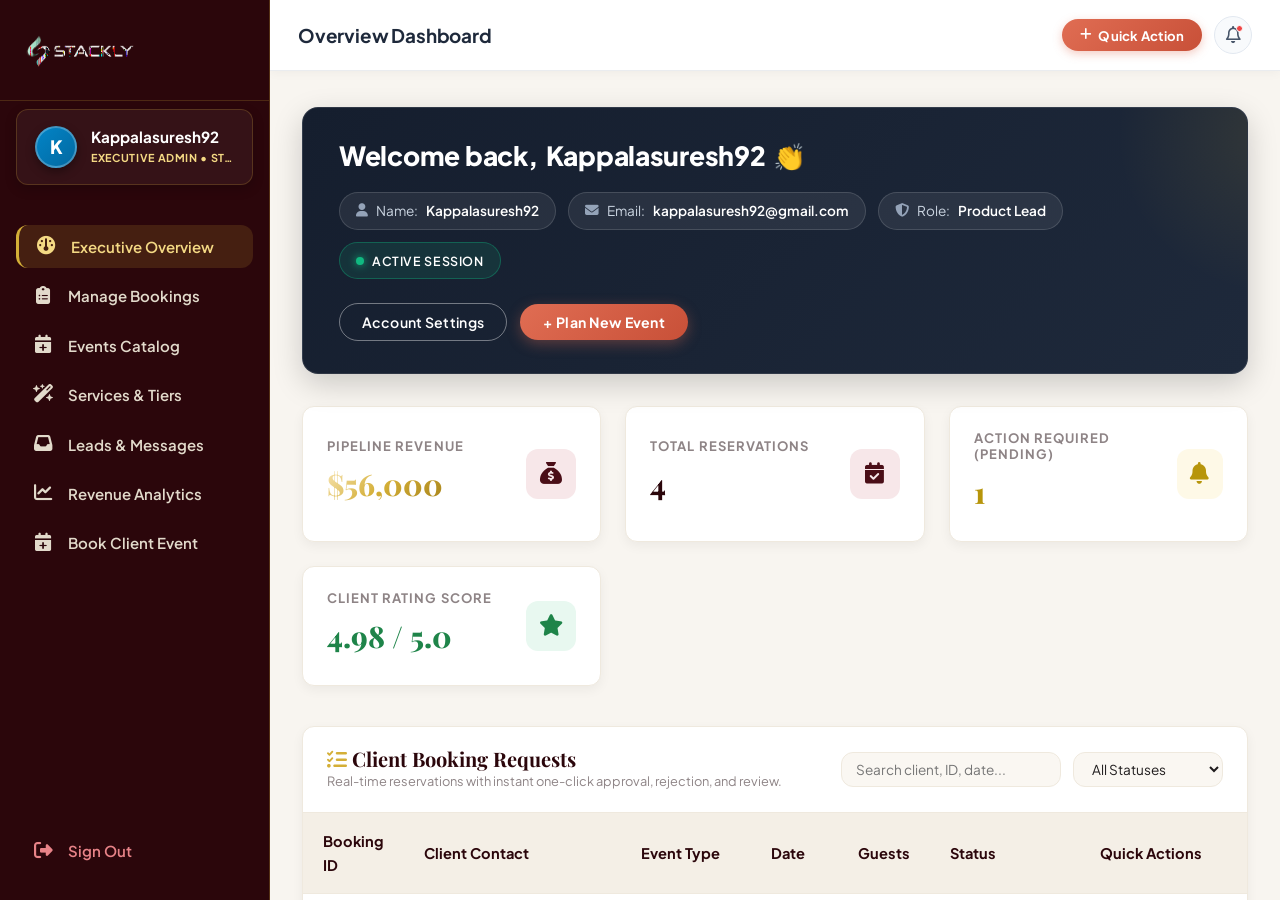
<file: dashboard-admin.html>
<!DOCTYPE html>
<html lang="en">
<head>
  <meta charset="UTF-8">
  <meta name="viewport" content="width=device-width, initial-scale=1.0">
  <title>Master Executive Admin Suite | Stackly Luxury Event Planner</title>
  <meta name="description" content="Full administrative suite for managing event bookings, revenue, and client inquiries.">
  <link rel="icon" type="image/svg+xml" href="assets/favicon.svg">
  <link rel="stylesheet" href="https://cdnjs.cloudflare.com/ajax/libs/font-awesome/6.5.1/css/all.min.css">
  <link rel="stylesheet" href="css/style.css">
</head>
<body class="dashboard-page">

  <div class="dashboard-layout">
    <!-- Sidebar / Drawer -->
    <aside class="dashboard-sidebar" id="dashboard-sidebar">
      <div class="dashboard-sidebar-header">
        <a href="dashboard-admin.html" class="brand-logo" aria-label="Stackly Dashboard">
          <img src="assets/images/logo-light.png" alt="Stackly" class="logo-img">
        </a>
        <button class="dashboard-sidebar-close" id="dashboard-sidebar-close" aria-label="Close Navigation">
          <i class="fa-solid fa-xmark"></i>
        </button>
      </div>

      <!-- Sidebar User Profile Card -->
      <div class="dashboard-sidebar-user">
        <div class="sidebar-user-avatar" id="sidebar-admin-avatar">K</div>
        <div class="sidebar-user-details">
          <div class="sidebar-user-name" id="sidebar-admin-name">Kappalasuresh92</div>
          <div class="sidebar-user-role" id="sidebar-admin-role">EXECUTIVE ADMIN &bull; STACKLY</div>
        </div>
      </div>

      <nav class="dashboard-nav">
        <button class="dashboard-nav-item active" data-tab="adm-overview"><i class="fa-solid fa-gauge"></i> Executive Overview</button>
        <button class="dashboard-nav-item" data-tab="adm-bookings"><i class="fa-solid fa-clipboard-list"></i> Manage Bookings</button>
        <button class="dashboard-nav-item" data-tab="adm-events"><i class="fa-solid fa-calendar-plus"></i> Events Catalog</button>
        <button class="dashboard-nav-item" data-tab="adm-services"><i class="fa-solid fa-wand-magic-sparkles"></i> Services &amp; Tiers</button>
        <button class="dashboard-nav-item" data-tab="adm-messages"><i class="fa-solid fa-inbox"></i> Leads &amp; Messages</button>
        <button class="dashboard-nav-item" data-tab="adm-reports"><i class="fa-solid fa-chart-line"></i> Revenue Analytics</button>
        <button class="dashboard-nav-item" data-tab="adm-book-event"><i class="fa-solid fa-calendar-plus"></i> Book Client Event</button>
        <a href="login.html" class="dashboard-nav-item logout logout-trigger"><i class="fa-solid fa-right-from-bracket"></i> Sign Out</a>
      </nav>
    </aside>

    <!-- Mobile Drawer Backdrop -->
    <div class="dashboard-backdrop" id="dashboard-backdrop"></div>

    <!-- Main Content Area -->
    <main class="dashboard-main">
      <!-- Topbar Header -->
      <header class="dashboard-topbar">
        <div class="topbar-left">
          <button class="dashboard-hamburger-btn" id="dashboard-hamburger-btn" aria-label="Open Navigation">
            <i class="fa-solid fa-bars"></i>
          </button>
          <h1 class="topbar-title">Overview Dashboard</h1>
        </div>

        <div class="topbar-right">
          <button class="btn btn-quick-action" onclick="document.querySelector('[data-tab=adm-book-event]').click()">
            <i class="fa-solid fa-plus"></i> Quick Action
          </button>
          <button class="topbar-bell-btn" onclick="showToast('You have 1 pending booking request to review.', 'info')" aria-label="Notifications">
            <i class="fa-regular fa-bell"></i>
            <span class="bell-badge-dot"></span>
          </button>
        </div>
      </header>

      <div class="dashboard-content-body">
        <!-- ==================== TAB 1: EXECUTIVE OVERVIEW ==================== -->
        <div class="dashboard-tab-content active" id="adm-overview">
          <!-- Executive Welcome & Active Credentials Card -->
          <div class="dashboard-welcome-banner">
            <div class="welcome-banner-header">
              <h2 class="welcome-banner-title">Welcome back,<br><span id="admin-welcome-name">Kappalasuresh92</span> <span class="wave-emoji">&#x1F44F;</span></h2>
            </div>
            
            <div class="welcome-credentials-pills">
              <div class="credential-pill">
                <i class="fa-solid fa-user"></i> <span>Name:</span> <strong id="admin-cred-name">Kappalasuresh92</strong>
              </div>
              <div class="credential-pill">
                <i class="fa-solid fa-envelope"></i> <span>Email:</span> <strong id="admin-cred-email">kappalasuresh92@gmail.com</strong>
              </div>
              <div class="credential-pill">
                <i class="fa-solid fa-shield-halved"></i> <span>Role:</span> <strong id="admin-cred-role">System Administrator</strong>
              </div>
              <div class="credential-pill active-session-pill">
                <span class="pulse-indicator"></span> <strong>ACTIVE SESSION</strong>
              </div>
            </div>

            <div class="welcome-banner-actions">
              <button type="button" class="btn btn-outline-light btn-sm" onclick="document.querySelector('[data-tab=adm-services]').click()">Account Settings</button>
              <button type="button" class="btn btn-plan-new btn-sm" onclick="document.querySelector('[data-tab=adm-book-event]').click()">+ Plan New Event</button>
            </div>
          </div>
          <!-- KPI Metrics Row -->
          <div class="stats-cards-grid">
            <div class="stat-metric-card">
              <div class="stat-metric-info">
                <h4>Pipeline Revenue</h4>
                <div class="value text-gold-gradient" id="admin-total-revenue">$148,500</div>
              </div>
              <div class="stat-metric-icon"><i class="fa-solid fa-sack-dollar"></i></div>
            </div>

            <div class="stat-metric-card">
              <div class="stat-metric-info">
                <h4>Total Reservations</h4>
                <div class="value" id="admin-total-bookings">4</div>
              </div>
              <div class="stat-metric-icon"><i class="fa-solid fa-calendar-check"></i></div>
            </div>

            <div class="stat-metric-card">
              <div class="stat-metric-info">
                <h4>Action Required (Pending)</h4>
                <div class="value" id="admin-pending-bookings" style="color:#B7950B;">1</div>
              </div>
              <div class="stat-metric-icon" style="background:#FEF9E7; color:#B7950B;"><i class="fa-solid fa-bell"></i></div>
            </div>

            <div class="stat-metric-card">
              <div class="stat-metric-info">
                <h4>Client Rating Score</h4>
                <div class="value" style="color:#1E8449;">4.98 / 5.0</div>
              </div>
              <div class="stat-metric-icon" style="background:#E8F8F0; color:#1E8449;"><i class="fa-solid fa-star"></i></div>
            </div>
          </div>

          <!-- Master Bookings Table Console -->
          <div class="data-table-container" id="admin-bookings">
            <div class="data-table-header">
              <div>
                <h3 style="font-size:1.25rem; color:var(--burgundy-dark);"><i class="fa-solid fa-list-check" style="color:var(--gold);"></i> Client Booking Requests</h3>
                <p style="font-size:0.8rem; color:var(--text-muted); margin:0;">Real-time reservations with instant one-click approval, rejection, and review.</p>
              </div>
              <div style="display:flex; gap:0.75rem; flex-wrap:wrap;">
                <input type="text" id="admin-search-input" placeholder="Search client, ID, date..." class="form-control" style="width:220px; padding:0.45rem 0.85rem; font-size:0.85rem;">
                <select id="admin-filter-status" class="form-control" style="width:150px; padding:0.45rem 0.85rem; font-size:0.85rem;">
                  <option value="All">All Statuses</option>
                  <option value="Confirmed">Confirmed</option>
                  <option value="Pending">Pending</option>
                  <option value="Rejected">Rejected</option>
                  <option value="Completed">Completed</option>
                </select>
              </div>
            </div>
            <div class="data-table-wrapper">
              <table class="custom-table">
                <thead>
                  <tr>
                    <th>Booking ID</th>
                    <th>Client Contact</th>
                    <th>Event Type</th>
                    <th>Date</th>
                    <th>Guests</th>
                    <th>Status</th>
                    <th>Quick Actions</th>
                  </tr>
                </thead>
                <tbody id="admin-bookings-table-body">
                  <!-- Populated dynamically via JS -->
                </tbody>
              </table>
            </div>
          </div>

          <!-- Logistics Deployment & Leads Desk -->
          <div style="display:grid; grid-template-columns:repeat(auto-fit, minmax(260px, 1fr)); gap:1.75rem; margin-top:2.5rem;">
            <div style="background:var(--ivory-light); border-radius:var(--radius-md); padding:2rem; border:1px solid rgba(212,175,55,0.25); box-shadow:var(--shadow-sm);">
              <h4 style="color:var(--burgundy-dark); font-size:1.15rem; margin-bottom:1.25rem; display:flex; align-items:center; gap:0.5rem;">
                <i class="fa-solid fa-truck-ramp-box" style="color:var(--gold);"></i> Live Production Deployments
              </h4>
              <div style="display:flex; flex-direction:column; gap:1rem; font-size:0.88rem;">
                <div style="display:flex; justify-content:space-between; align-items:center; padding-bottom:0.75rem; border-bottom:1px solid rgba(212,175,55,0.15);">
                  <div>
                    <strong>Hamptons Nuptials Rigging</strong>
                    <div style="font-size:0.78rem; color:var(--text-muted);">Lead: Elena Rostova &bull; 8 Artisans</div>
                  </div>
                  <span class="status-badge confirmed">On Schedule</span>
                </div>
                <div style="display:flex; justify-content:space-between; align-items:center; padding-bottom:0.75rem; border-bottom:1px solid rgba(212,175,55,0.15);">
                  <div>
                    <strong>Metropolitan Club Audio-Visual</strong>
                    <div style="font-size:0.78rem; color:var(--text-muted);">Lead: Marcus Shaw &bull; 4 Techs</div>
                  </div>
                  <span class="status-badge pending">Soundcheck 4 PM</span>
                </div>
                <div style="display:flex; justify-content:space-between; align-items:center;">
                  <div>
                    <strong>Belvedere Floral Delivery</strong>
                    <div style="font-size:0.78rem; color:var(--text-muted);">Holland Direct Cargo</div>
                  </div>
                  <span class="status-badge completed">Cleared Customs</span>
                </div>
              </div>
            </div>

            <div style="background:var(--ivory-light); border-radius:var(--radius-md); padding:2rem; border:1px solid rgba(212,175,55,0.25); box-shadow:var(--shadow-sm);">
              <div style="display:flex; justify-content:space-between; align-items:center; margin-bottom:1.25rem;">
                <h4 style="color:var(--burgundy-dark); font-size:1.15rem; margin:0; display:flex; align-items:center; gap:0.5rem;">
                  <i class="fa-solid fa-inbox" style="color:var(--gold);"></i> VIP Inquiries &amp; Leads
                </h4>
                <button onclick="document.querySelector('[data-tab=adm-messages]').click()" class="btn btn-outline btn-sm" style="padding:0.25rem 0.6rem; font-size:0.75rem;">View All</button>
              </div>
              <div id="admin-quick-leads-list" style="display:flex; flex-direction:column; gap:0.85rem; font-size:0.88rem;">
                <!-- Populated dynamically via JS -->
              </div>
            </div>
          </div>
        </div>

        <!-- ==================== TAB 2: MANAGE BOOKINGS FULL ==================== -->
        <div class="dashboard-tab-content" id="adm-bookings">
          <div class="data-table-container">
            <div class="data-table-header">
              <div>
                <h3 style="font-size:1.35rem; color:var(--burgundy-dark);"><i class="fa-solid fa-clipboard-list" style="color:var(--gold);"></i> Complete Client Database</h3>
                <p style="font-size:0.85rem; color:var(--text-muted); margin:0;">Full administrative control: approve, reject, reschedule, or export reservations.</p>
              </div>
              <button onclick="exportBookingsCSV()" class="btn btn-outline btn-sm"><i class="fa-solid fa-download"></i> Export CSV</button>
            </div>
            <div class="data-table-wrapper">
              <table class="custom-table">
                <thead>
                  <tr>
                    <th>ID</th>
                    <th>Client Name</th>
                    <th>Email / Phone</th>
                    <th>Type</th>
                    <th>Date</th>
                    <th>Guests</th>
                    <th>Package</th>
                    <th>Status</th>
                    <th>Actions</th>
                  </tr>
                </thead>
                <tbody id="admin-full-bookings-body">
                  <!-- Populated via script.js -->
                </tbody>
              </table>
            </div>
          </div>
        </div>

        <!-- ==================== TAB 3: EVENTS CATALOG ==================== -->
        <div class="dashboard-tab-content" id="adm-events">
          <div style="background:var(--ivory-light); border-radius:var(--radius-lg); padding:2.5rem; border:1px solid rgba(212,175,55,0.25); box-shadow:var(--shadow-sm);">
            <div style="display:flex; justify-content:space-between; align-items:center; margin-bottom:2rem; flex-wrap:wrap; gap:1rem;">
              <div>
                <h3 style="font-size:1.45rem; color:var(--burgundy-dark);"><i class="fa-solid fa-calendar-plus" style="color:var(--gold);"></i> Master Events Catalog</h3>
                <p style="color:var(--text-muted); font-size:0.85rem; margin:0;">Active public galas and ticketed celebration experiences.</p>
              </div>
              <button onclick="document.getElementById('add-event-modal').classList.add('active')" class="btn btn-primary btn-sm"><i class="fa-solid fa-plus"></i> Create New Event</button>
            </div>

            <div style="display:grid; grid-template-columns:repeat(auto-fit, minmax(280px, 1fr)); gap:1.75rem;">
              <div style="background:var(--ivory); border-radius:var(--radius-md); border:1px solid var(--ivory-dark); padding:1.5rem;">
                <span class="status-badge confirmed" style="margin-bottom:0.75rem; display:inline-block;">Published</span>
                <h4 style="font-size:1.15rem; color:var(--burgundy-dark); margin-bottom:0.4rem;">The Imperial Grand Wedding Gala</h4>
                <p style="font-size:0.85rem; color:var(--text-body); margin-bottom:1rem;">The Grand St. Regis Ballroom &bull; Nov 18, 2026</p>
                <div style="display:flex; justify-content:space-between; font-size:0.8rem; font-weight:600; color:var(--text-muted); border-top:1px solid rgba(212,175,55,0.2); padding-top:0.75rem;">
                  <span>Capacity: 350 Guests</span>
                  <span style="color:#27ae60;">320 Confirmed</span>
                </div>
              </div>

              <div style="background:var(--ivory); border-radius:var(--radius-md); border:1px solid var(--ivory-dark); padding:1.5rem;">
                <span class="status-badge confirmed" style="margin-bottom:0.75rem; display:inline-block;">Published</span>
                <h4 style="font-size:1.15rem; color:var(--burgundy-dark); margin-bottom:0.4rem;">Global Haute Leaders Awards</h4>
                <p style="font-size:0.85rem; color:var(--text-body); margin-bottom:1rem;">Metropolitan Club &bull; Jan 12, 2027</p>
                <div style="display:flex; justify-content:space-between; font-size:0.8rem; font-weight:600; color:var(--text-muted); border-top:1px solid rgba(212,175,55,0.2); padding-top:0.75rem;">
                  <span>Capacity: 400 Delegates</span>
                  <span style="color:#27ae60;">385 Registered</span>
                </div>
              </div>

              <div style="background:var(--ivory); border-radius:var(--radius-md); border:1px solid var(--ivory-dark); padding:1.5rem;">
                <span class="status-badge pending" style="margin-bottom:0.75rem; display:inline-block;">Draft Review</span>
                <h4 style="font-size:1.15rem; color:var(--burgundy-dark); margin-bottom:0.4rem;">Belvedere Glasshouse Soirée</h4>
                <p style="font-size:0.85rem; color:var(--text-body); margin-bottom:1rem;">Belvedere Glasshouse &bull; Dec 05, 2026</p>
                <div style="display:flex; justify-content:space-between; font-size:0.8rem; font-weight:600; color:var(--text-muted); border-top:1px solid rgba(212,175,55,0.2); padding-top:0.75rem;">
                  <span>Capacity: 120 VIPs</span>
                  <span style="color:#f39c12;">Pending Holds</span>
                </div>
              </div>
            </div>
          </div>
        </div>

        <!-- ==================== TAB 4: SERVICES & TIERS ==================== -->
        <div class="dashboard-tab-content" id="adm-services">
          <div style="background:var(--ivory-light); border-radius:var(--radius-lg); padding:2.5rem; border:1px solid rgba(212,175,55,0.25); box-shadow:var(--shadow-sm);">
            <h3 style="font-size:1.45rem; color:var(--burgundy-dark); margin-bottom:1.5rem;"><i class="fa-solid fa-wand-magic-sparkles" style="color:var(--gold);"></i> Services &amp; Pricing Management</h3>
            
            <div style="display:grid; grid-template-columns:repeat(auto-fit, minmax(260px, 1fr)); gap:1.75rem;">
              <div style="background:var(--ivory); border-radius:var(--radius-md); padding:1.75rem; border:1px solid var(--ivory-dark);">
                <div style="display:flex; justify-content:space-between; align-items:center; margin-bottom:0.75rem;">
                  <h4 style="font-size:1.2rem; color:var(--burgundy-dark); margin:0;">Classic Elegance</h4>
                  <strong style="color:var(--burgundy); font-size:1.15rem;">$2,500+</strong>
                </div>
                <p style="font-size:0.85rem; color:var(--text-muted); margin-bottom:1rem;">Day-of execution, 8 hours coordination, baseline florals.</p>
                <button onclick="showToast('Tier pricing updated.', 'success')" class="btn btn-outline btn-sm" style="width:100%;">Edit Tier Rules</button>
              </div>

              <div style="background:var(--ivory); border-radius:var(--radius-md); padding:1.75rem; border:1px solid var(--ivory-dark);">
                <div style="display:flex; justify-content:space-between; align-items:center; margin-bottom:0.75rem;">
                  <h4 style="font-size:1.2rem; color:var(--burgundy-dark); margin:0;">Royal Grande</h4>
                  <strong style="color:var(--burgundy); font-size:1.15rem;">$5,900+</strong>
                </div>
                <p style="font-size:0.85rem; color:var(--text-muted); margin-bottom:1rem;">Full bespoke design, 3D renders, custom lighting, 8 staff.</p>
                <button onclick="showToast('Tier pricing updated.', 'success')" class="btn btn-outline btn-sm" style="width:100%;">Edit Tier Rules</button>
              </div>

              <div style="background:var(--ivory); border-radius:var(--radius-md); padding:1.75rem; border:1px solid var(--gold);">
                <div style="display:flex; justify-content:space-between; align-items:center; margin-bottom:0.75rem;">
                  <h4 style="font-size:1.2rem; color:var(--burgundy-dark); margin:0;">Imperial Bespoke</h4>
                  <strong style="color:var(--burgundy); font-size:1.15rem;">$12,500+</strong>
                </div>
                <p style="font-size:0.85rem; color:var(--text-muted); margin-bottom:1rem;">Haute production, 4K VR, imported botanicals, 16+ concierge crew.</p>
                <button onclick="showToast('Tier pricing updated.', 'success')" class="btn btn-primary btn-sm" style="width:100%;">Edit Tier Rules</button>
              </div>
            </div>
          </div>
        </div>

        <!-- ==================== TAB 5: LEADS & MESSAGES ==================== -->
        <div class="dashboard-tab-content" id="adm-messages">
          <div class="data-table-container">
            <div class="data-table-header">
              <div>
                <h3 style="font-size:1.35rem; color:var(--burgundy-dark);"><i class="fa-solid fa-envelope-open-text" style="color:var(--gold);"></i> Client Messages &amp; Inquiry Inbox</h3>
                <p style="font-size:0.85rem; color:var(--text-muted); margin:0;">Direct inquiries submitted through website forms and concierge hotlines.</p>
              </div>
            </div>
            <div id="admin-inbox-list" style="padding:1.5rem; display:flex; flex-direction:column; gap:1rem;">
              <!-- Rendered dynamically from script.js -->
            </div>
          </div>
        </div>

        <!-- ==================== TAB 6: REVENUE ANALYTICS ==================== -->
        <div class="dashboard-tab-content" id="adm-reports">
          <div style="background:var(--ivory-light); border-radius:var(--radius-lg); padding:2.5rem; border:1px solid rgba(212,175,55,0.25); box-shadow:var(--shadow-sm);">
            <h3 style="font-size:1.45rem; color:var(--burgundy-dark); margin-bottom:1.5rem;"><i class="fa-solid fa-chart-line" style="color:var(--gold);"></i> Revenue &amp; Category Analytics</h3>
            
            <div style="display:grid; grid-template-columns:repeat(auto-fit, minmax(280px, 1fr)); gap:2rem;">
              <div>
                <h4 style="font-size:1.1rem; color:var(--burgundy-dark); margin-bottom:1rem;">Revenue Breakdown by Category</h4>
                <div style="display:flex; flex-direction:column; gap:1rem;">
                  <div>
                    <div style="display:flex; justify-content:space-between; font-size:0.85rem; font-weight:600; margin-bottom:0.35rem;">
                      <span>Royal Nuptials &amp; Weddings</span>
                      <strong style="color:var(--burgundy);">$86,000 (58%)</strong>
                    </div>
                    <div style="height:8px; background:#EAE4D9; border-radius:4px; overflow:hidden;">
                      <div style="width:58%; height:100%; background:var(--burgundy);"></div>
                    </div>
                  </div>

                  <div>
                    <div style="display:flex; justify-content:space-between; font-size:0.85rem; font-weight:600; margin-bottom:0.35rem;">
                      <span>Corporate &amp; Leadership Summits</span>
                      <strong style="color:var(--gold-dark);">$38,500 (26%)</strong>
                    </div>
                    <div style="height:8px; background:#EAE4D9; border-radius:4px; overflow:hidden;">
                      <div style="width:26%; height:100%; background:var(--gold);"></div>
                    </div>
                  </div>

                  <div>
                    <div style="display:flex; justify-content:space-between; font-size:0.85rem; font-weight:600; margin-bottom:0.35rem;">
                      <span>Private Soir&eacute;es &amp; Anniversaries</span>
                      <strong style="color:#27ae60;">$24,000 (16%)</strong>
                    </div>
                    <div style="height:8px; background:#EAE4D9; border-radius:4px; overflow:hidden;">
                      <div style="width:16%; height:100%; background:#27ae60;"></div>
                    </div>
                  </div>
                </div>
              </div>

              <div style="background:var(--ivory); border-radius:var(--radius-md); padding:1.75rem; border:1px solid var(--ivory-dark);">
                <h4 style="font-size:1.1rem; color:var(--burgundy-dark); margin-bottom:0.75rem;">Year-over-Year Growth Summary</h4>
                <p style="font-size:0.88rem; color:var(--text-body); line-height:1.6; margin-bottom:1rem;">
                  Q3/Q4 booking reservations have grown by <strong>+34%</strong> compared to the previous fiscal year, driven predominantly by destination galas in Lake Como and New York flagship ballroom buyouts.
                </p>
                <div style="font-size:0.8rem; color:var(--text-muted);"><i class="fa-solid fa-circle-info" style="color:var(--gold);"></i> Audited by Deloitte Luxury Advisory</div>
              </div>
            </div>
          </div>
        </div>


        <!-- ==================== TAB: BOOK CLIENT EVENT (INSIDE ADMIN DASHBOARD) ==================== -->
        <div class="dashboard-tab-content" id="adm-book-event">
          <div style="background:var(--ivory-light); border-radius:var(--radius-lg); padding:2.5rem; border:1px solid rgba(212,175,55,0.25); box-shadow:var(--shadow-sm); max-width:900px;">
            <div class="section-header" style="text-align:left; margin-bottom:2rem;">
              <div class="section-tag gold"><i class="fa-solid fa-calendar-plus"></i> Concierge Direct Entry</div>
              <h3 style="font-size:1.65rem; color:var(--burgundy-dark); margin-bottom:0.4rem;">Create Client Reservation</h3>
              <p style="color:var(--text-muted); font-size:0.92rem;">Direct administrative registration of new client bookings and VIP calendar holds.</p>
            </div>

            <form id="admin-booking-form" novalidate>
              <div class="form-grid">
                <!-- Customer Name -->
                <div class="form-group">
                  <label class="form-label" for="adm-book-name">
                    <i class="fa-regular fa-user" style="color:var(--gold);"></i> Client Full Name <span class="required">*</span>
                  </label>
                  <input type="text" id="adm-book-name" class="form-control" placeholder="e.g. Marcus Sterling" pattern="[A-Za-z\s]+" title="Letters and spaces only" oninput="this.value = this.value.replace(/[^a-zA-Z\s]/g, '')" required>
                </div>

                <!-- Email Address -->
                <div class="form-group">
                  <label class="form-label" for="adm-book-email">
                    <i class="fa-regular fa-envelope" style="color:var(--gold);"></i> Client Email <span class="required">*</span>
                  </label>
                  <input type="email" id="adm-book-email" class="form-control" placeholder="e.g. marcus@sterling.io" required>
                </div>

                <!-- Mobile Phone -->
                <div class="form-group">
                  <label class="form-label" for="adm-book-phone">
                    <i class="fa-solid fa-phone" style="color:var(--gold);"></i> Mobile Number (10 Digits) <span class="required">*</span>
                  </label>
                  <input type="tel" id="adm-book-phone" maxlength="10" pattern="[0-9]{10}" inputmode="numeric" title="10-digit number" class="form-control" placeholder="e.g. 9123456780" oninput="this.value = this.value.replace(/\D/g, '').slice(0, 10)" required>
                </div>

                <!-- Event Type -->
                <div class="form-group">
                  <label class="form-label" for="adm-book-type">
                    <i class="fa-solid fa-wand-magic-sparkles" style="color:var(--gold);"></i> Event Category <span class="required">*</span>
                  </label>
                  <select id="adm-book-type" class="form-control" required>
                    <option value="">-- Select Event Category --</option>
                    <option value="Luxury Wedding">Royal Wedding &amp; Reception</option>
                    <option value="Corporate Gala" selected>Corporate Gala / Leadership Summit</option>
                    <option value="Birthday Celebration">Milestone Birthday Celebration</option>
                    <option value="Engagement Ceremony">Engagement &amp; Proposal Soirée</option>
                    <option value="Anniversary Celebration">Golden / Silver Anniversary</option>
                    <option value="Private Celebration">Private VIP Estate Soirée</option>
                  </select>
                </div>

                <!-- Event Date -->
                <div class="form-group">
                  <label class="form-label" for="adm-book-date">
                    <i class="fa-regular fa-calendar" style="color:var(--gold);"></i> Reservation Date <span class="required">*</span>
                  </label>
                  <input type="date" id="adm-book-date" class="form-control" required>
                </div>

                <!-- Number of Guests -->
                <div class="form-group">
                  <label class="form-label" for="adm-book-guests">
                    <i class="fa-solid fa-users" style="color:var(--gold);"></i> Confirmed Guests <span class="required">*</span>
                  </label>
                  <input type="number" id="adm-book-guests" min="1" max="5000" class="form-control" placeholder="e.g. 300" required value="150">
                </div>

                <!-- Event Location -->
                <div class="form-group">
                  <label class="form-label" for="adm-book-location">
                    <i class="fa-solid fa-location-dot" style="color:var(--gold);"></i> Venue / Ballroom <span class="required">*</span>
                  </label>
                  <input type="text" id="adm-book-location" class="form-control" placeholder="e.g. Skyline Terrace &amp; Pavilion" required>
                </div>

                <!-- Budget Range -->
                <div class="form-group">
                  <label class="form-label" for="adm-book-budget">
                    <i class="fa-solid fa-dollar-sign" style="color:var(--gold);"></i> Contracted Budget <span class="required">*</span>
                  </label>
                  <select id="adm-book-budget" class="form-control" required>
                    <option value="$5,000 - $10,000">$5,000 - $10,000 (Classic)</option>
                    <option value="$10,000 - $25,000" selected>$10,000 - $25,000 (Royal Grande)</option>
                    <option value="$25,000 - $50,000">$25,000 - $50,000 (Haute Curation)</option>
                    <option value="$50,000+">$50,000+ (Imperial Bespoke)</option>
                  </select>
                </div>

                <!-- Package Selection -->
                <div class="form-group">
                  <label class="form-label" for="adm-book-package">
                    <i class="fa-solid fa-gem" style="color:var(--gold);"></i> Selected Package
                  </label>
                  <select id="adm-book-package" class="form-control">
                    <option value="Classic Elegance">Classic Elegance</option>
                    <option value="Royal Grande" selected>Royal Grande</option>
                    <option value="Imperial Bespoke">Imperial Bespoke</option>
                    <option value="Custom Curated">Custom Tailored Proposal</option>
                  </select>
                </div>

                <!-- Initial Status -->
                <div class="form-group">
                  <label class="form-label" for="adm-book-status">
                    <i class="fa-solid fa-shield-halved" style="color:var(--gold);"></i> Reservation Status
                  </label>
                  <select id="adm-book-status" class="form-control">
                    <option value="Confirmed" selected>Confirmed (Deposit Received)</option>
                    <option value="Pending">Pending Review</option>
                  </select>
                </div>

                <!-- Vision & Notes -->
                <div class="form-group full-width">
                  <label class="form-label" for="adm-book-notes">
                    <i class="fa-regular fa-comment-dots" style="color:var(--gold);"></i> Production Notes &amp; Special Directives
                  </label>
                  <textarea id="adm-book-notes" rows="4" class="form-control" placeholder="Production specifications, stage layout, lighting rider..."></textarea>
                </div>
              </div>

              <div style="margin-top:2rem; display:flex; gap:1rem; flex-wrap:wrap;">
                <button type="submit" class="btn btn-primary btn-lg">
                  <i class="fa-solid fa-plus-circle"></i> Save &amp; Add Reservation
                </button>
                <button type="button" onclick="document.querySelector('[data-tab=adm-overview]').click()" class="btn btn-outline btn-lg">
                  Cancel
                </button>
              </div>
            </form>
          </div>
        </div>

      </div>
    </main>
  </div>

  <!-- Add Event Modal -->
  <div class="lightbox-modal" id="add-event-modal" aria-modal="true" role="dialog">
    <div style="background:var(--ivory-light); max-width:550px; width:90%; border-radius:var(--radius-lg); border:2px solid var(--gold); padding:2.5rem; position:relative; box-shadow:0 25px 70px rgba(0,0,0,0.5); max-height:90vh; overflow-y:auto;">
      <button onclick="document.getElementById('add-event-modal').classList.remove('active')" style="position:absolute; top:1.25rem; right:1.25rem; font-size:1.5rem; background:none; border:none; color:var(--burgundy); cursor:pointer;">&times;</button>
      
      <h3 style="font-size:1.4rem; color:var(--burgundy-dark); margin-bottom:1.25rem; text-align:center;">Create New Catalog Event</h3>
      <form onsubmit="event.preventDefault(); document.getElementById('add-event-modal').classList.remove('active'); showToast('New event added to public catalog!', 'success'); this.reset();">
        <div class="form-group">
          <label class="form-label">Event Title</label>
          <input type="text" class="form-control" placeholder="e.g. Monte Carlo Yacht Gala" required>
        </div>
        <div class="form-group">
          <label class="form-label">Venue Location</label>
          <input type="text" class="form-control" placeholder="e.g. Monaco Yacht Club" required>
        </div>
        <div class="form-grid">
          <div class="form-group">
            <label class="form-label">Date</label>
            <input type="date" class="form-control" required>
          </div>
          <div class="form-group">
            <label class="form-label">Capacity</label>
            <input type="number" class="form-control" placeholder="250" required>
          </div>
        </div>
        <button type="submit" class="btn btn-primary" style="width:100%; margin-top:1rem;">Publish Event</button>
      </form>
    </div>
  </div>

  <!-- Admin Inspection Modal -->
  <div class="lightbox-modal" id="admin-booking-inspect-modal" aria-modal="true" role="dialog">
    <div style="background:var(--ivory-light); max-width:600px; width:90%; border-radius:var(--radius-lg); border:2px solid var(--gold); padding:2.5rem; position:relative; box-shadow:0 25px 70px rgba(0,0,0,0.5); max-height:90vh; overflow-y:auto;">
      <button onclick="document.getElementById('admin-booking-inspect-modal').classList.remove('active')" style="position:absolute; top:1.25rem; right:1.25rem; font-size:1.5rem; background:none; border:none; color:var(--burgundy); cursor:pointer;">&times;</button>
      
      <div style="text-align:center; margin-bottom:1.5rem;">
        <span class="status-badge confirmed" id="adm-modal-status">Confirmed</span>
        <h3 style="font-size:1.6rem; color:var(--burgundy-dark); margin:0.75rem 0 0.25rem 0;" id="adm-modal-client">Client Inspection</h3>
        <p style="color:var(--text-muted); font-size:0.85rem;" id="adm-modal-id">Booking #EVT-9041</p>
      </div>

      <div style="background:var(--ivory); padding:1.25rem; border-radius:var(--radius-md); border:1px solid var(--ivory-dark); margin-bottom:1.5rem; font-size:0.9rem; display:flex; flex-direction:column; gap:0.6rem;">
        <div><strong>Email:</strong> <span id="adm-modal-email">client@example.com</span></div>
        <div><strong>Phone:</strong> <span id="adm-modal-phone">9876543210</span></div>
        <div><strong>Venue:</strong> <span id="adm-modal-location">The Grand Ballroom</span></div>
        <div><strong>Date:</strong> <span id="adm-modal-date">2026-11-18</span></div>
        <div><strong>Guests:</strong> <span id="adm-modal-guests">350</span></div>
        <div><strong>Package:</strong> <span id="adm-modal-package">Imperial Bespoke</span></div>
        <div><strong>Notes:</strong> <span id="adm-modal-notes">Burgundy theme.</span></div>
      </div>

      <div style="display:flex; gap:0.75rem; justify-content:center;">
        <button onclick="updateBookingStatus(document.getElementById('adm-modal-id').dataset.rawId, 'Confirmed'); document.getElementById('admin-booking-inspect-modal').classList.remove('active');" class="btn btn-sm" style="background:#E8F8F0; color:#1E8449; padding:0.6rem 1.25rem; font-weight:700;"><i class="fa-solid fa-check"></i> Approve</button>
        <button onclick="updateBookingStatus(document.getElementById('adm-modal-id').dataset.rawId, 'Rejected'); document.getElementById('admin-booking-inspect-modal').classList.remove('active');" class="btn btn-sm" style="background:#FDEDEC; color:#C0392B; padding:0.6rem 1.25rem; font-weight:700;"><i class="fa-solid fa-xmark"></i> Reject</button>
      </div>
    </div>
  </div>

  <div id="toast-container"></div>
  <script src="js/script.js"></script>
</body>
</html>
</file>
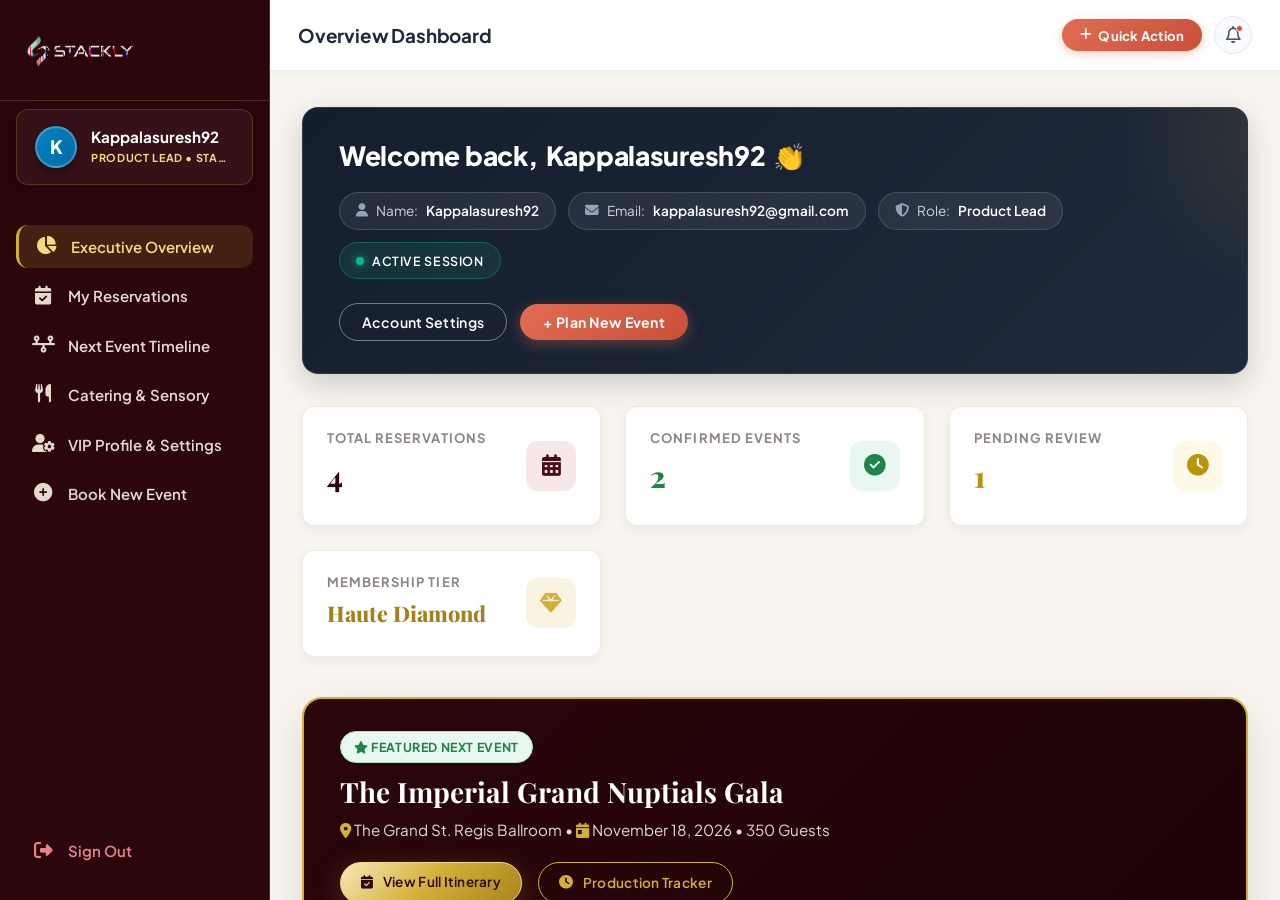
<file: dashboard-user.html>
<!DOCTYPE html>
<html lang="en">
<head>
  <meta charset="UTF-8">
  <meta name="viewport" content="width=device-width, initial-scale=1.0">
  <title>Client & Host VIP Portal | Stackly Luxury Event Planner</title>
  <meta name="description" content="Manage your event reservations, upcoming timelines, and concierge profile.">
  <link rel="icon" type="image/svg+xml" href="assets/favicon.svg">
  <link rel="stylesheet" href="https://cdnjs.cloudflare.com/ajax/libs/font-awesome/6.5.1/css/all.min.css">
  <link rel="stylesheet" href="css/style.css">
</head>
<body class="dashboard-page">

  <div class="dashboard-layout">
    <!-- Sidebar / Drawer -->
    <aside class="dashboard-sidebar" id="dashboard-sidebar">
      <div class="dashboard-sidebar-header">
        <a href="dashboard-user.html" class="brand-logo" aria-label="Stackly Dashboard">
          <img src="assets/images/logo-light.png" alt="Stackly" class="logo-img">
        </a>
        <button class="dashboard-sidebar-close" id="dashboard-sidebar-close" aria-label="Close Navigation">
          <i class="fa-solid fa-xmark"></i>
        </button>
      </div>

      <!-- Sidebar User Profile Card -->
      <div class="dashboard-sidebar-user">
        <div class="sidebar-user-avatar" id="sidebar-user-avatar">K</div>
        <div class="sidebar-user-details">
          <div class="sidebar-user-name" id="sidebar-user-name">Kappalasuresh92</div>
          <div class="sidebar-user-role" id="sidebar-user-role">VIP HOST &bull; STACKLY</div>
        </div>
      </div>

      <nav class="dashboard-nav">
        <button class="dashboard-nav-item active" data-tab="tab-overview"><i class="fa-solid fa-chart-pie"></i> Executive Overview</button>
        <button class="dashboard-nav-item" data-tab="tab-bookings"><i class="fa-solid fa-calendar-check"></i> My Reservations</button>
        <button class="dashboard-nav-item" data-tab="tab-timeline"><i class="fa-solid fa-timeline"></i> Next Event Timeline</button>
        <button class="dashboard-nav-item" data-tab="tab-catering"><i class="fa-solid fa-utensils"></i> Catering & Sensory</button>
        <button class="dashboard-nav-item" data-tab="tab-profile"><i class="fa-solid fa-user-gear"></i> VIP Profile & Settings</button>
        <button class="dashboard-nav-item" data-tab="tab-book-event"><i class="fa-solid fa-plus-circle"></i> Book New Event</button>
        <a href="login.html" class="dashboard-nav-item logout logout-trigger"><i class="fa-solid fa-right-from-bracket"></i> Sign Out</a>
      </nav>
    </aside>

    <!-- Mobile Drawer Backdrop -->
    <div class="dashboard-backdrop" id="dashboard-backdrop"></div>

    <!-- Main Content Area -->
    <main class="dashboard-main">
      <!-- Topbar Header -->
      <header class="dashboard-topbar">
        <div class="topbar-left">
          <button class="dashboard-hamburger-btn" id="dashboard-hamburger-btn" aria-label="Open Navigation">
            <i class="fa-solid fa-bars"></i>
          </button>
          <h1 class="topbar-title">Overview Dashboard</h1>
        </div>

        <div class="topbar-right">
          <button class="btn btn-quick-action" onclick="document.querySelector('[data-tab=tab-book-event]').click()">
            <i class="fa-solid fa-plus"></i> Quick Action
          </button>
          <button class="topbar-bell-btn" onclick="showToast('You have 2 active VIP reservations.', 'info')" aria-label="Notifications">
            <i class="fa-regular fa-bell"></i>
            <span class="bell-badge-dot"></span>
          </button>
        </div>
      </header>

      <div class="dashboard-content-body">
        <!-- ==================== TAB 1: OVERVIEW ==================== -->
        <div class="dashboard-tab-content active" id="tab-overview">
          <!-- Executive Welcome & Active Credentials Card -->
          <div class="dashboard-welcome-banner">
            <div class="welcome-banner-header">
              <h2 class="welcome-banner-title">Welcome back,<br><span id="welcome-user-name">Kappalasuresh92</span> <span class="wave-emoji">&#x1F44F;</span></h2>
            </div>
            
            <div class="welcome-credentials-pills">
              <div class="credential-pill">
                <i class="fa-solid fa-user"></i> <span>Name:</span> <strong id="welcome-cred-name">Kappalasuresh92</strong>
              </div>
              <div class="credential-pill">
                <i class="fa-solid fa-envelope"></i> <span>Email:</span> <strong id="welcome-cred-email">kappalasuresh92@gmail.com</strong>
              </div>
              <div class="credential-pill">
                <i class="fa-solid fa-shield-halved"></i> <span>Role:</span> <strong id="welcome-cred-role">Product Lead</strong>
              </div>
              <div class="credential-pill active-session-pill">
                <span class="pulse-indicator"></span> <strong>ACTIVE SESSION</strong>
              </div>
            </div>

            <div class="welcome-banner-actions">
              <button type="button" class="btn btn-outline-light btn-sm" onclick="document.querySelector('[data-tab=tab-profile]').click()">Account Settings</button>
              <button type="button" class="btn btn-plan-new btn-sm" onclick="document.querySelector('[data-tab=tab-book-event]').click()">+ Plan New Event</button>
            </div>
          </div>
          <!-- KPI Summary Cards -->
          <div class="stats-cards-grid">
            <div class="stat-metric-card">
              <div class="stat-metric-info">
                <h4>Total Reservations</h4>
                <div class="value" id="user-total-bookings">4</div>
              </div>
              <div class="stat-metric-icon"><i class="fa-solid fa-calendar-days"></i></div>
            </div>

            <div class="stat-metric-card">
              <div class="stat-metric-info">
                <h4>Confirmed Events</h4>
                <div class="value" id="user-confirmed-count" style="color:#1E8449;">2</div>
              </div>
              <div class="stat-metric-icon" style="background:#E8F8F0; color:#1E8449;"><i class="fa-solid fa-circle-check"></i></div>
            </div>

            <div class="stat-metric-card">
              <div class="stat-metric-info">
                <h4>Pending Review</h4>
                <div class="value" id="user-pending-count" style="color:#B7950B;">1</div>
              </div>
              <div class="stat-metric-icon" style="background:#FEF9E7; color:#B7950B;"><i class="fa-solid fa-clock"></i></div>
            </div>

            <div class="stat-metric-card">
              <div class="stat-metric-info">
                <h4>Membership Tier</h4>
                <div class="value" style="color:var(--gold-dark); font-size:1.35rem;">Haute Diamond</div>
              </div>
              <div class="stat-metric-icon" style="background:rgba(212,175,55,0.15); color:var(--gold);"><i class="fa-solid fa-gem"></i></div>
            </div>
          </div>

          <!-- Featured Next Event Highlight Banner -->
          <div class="dashboard-featured-card">
            <div style="position:relative; z-index:2; display:flex; justify-content:space-between; align-items:center; flex-wrap:wrap; gap:1.75rem;">
              <div style="max-width:540px;">
                <span class="status-badge confirmed" style="margin-bottom:0.75rem; display:inline-block;"><i class="fa-solid fa-star"></i> Featured Next Event</span>
                <h3 style="font-size:1.75rem; color:var(--ivory-light); margin-bottom:0.5rem;">The Imperial Grand Nuptials Gala</h3>
                <p style="color:var(--ivory-muted); font-size:0.95rem; margin-bottom:1.25rem;">
                  <i class="fa-solid fa-location-dot" style="color:var(--gold);"></i> The Grand St. Regis Ballroom &bull; <i class="fa-solid fa-calendar-day" style="color:var(--gold);"></i> November 18, 2026 &bull; 350 Guests
                </p>
                <div style="display:flex; gap:1rem; flex-wrap:wrap;">
                  <a href="event-details.html" class="btn btn-primary btn-sm"><i class="fa-solid fa-calendar-check"></i> View Full Itinerary</a>
                  <button onclick="document.querySelector('[data-tab=tab-timeline]').click()" class="btn btn-outline-gold btn-sm"><i class="fa-solid fa-clock"></i> Production Tracker</button>
                </div>
              </div>

              <!-- Live Countdown Widget -->
              <div style="background:rgba(0,0,0,0.35); border:1px solid rgba(212,175,55,0.3); border-radius:var(--radius-md); padding:1.25rem 1.5rem; text-align:center;">
                <div style="font-size:0.8rem; text-transform:uppercase; letter-spacing:0.1em; color:var(--gold-light); margin-bottom:0.75rem; font-weight:700;">Countdown to Celebration</div>
                <div class="countdown-box" id="user-event-countdown" style="display:flex; gap:0.75rem; justify-content:center;">
                  <div class="countdown-unit" style="background:rgba(255,255,255,0.08); border-radius:8px; padding:0.6rem 0.8rem; min-width:65px;">
                    <div class="countdown-val" style="font-size:1.6rem; font-weight:800; color:#fff;" id="u-days">42</div>
                    <div class="countdown-lbl" style="font-size:0.7rem; color:var(--gold-light); text-transform:uppercase;">Days</div>
                  </div>
                  <div class="countdown-unit" style="background:rgba(255,255,255,0.08); border-radius:8px; padding:0.6rem 0.8rem; min-width:65px;">
                    <div class="countdown-val" style="font-size:1.6rem; font-weight:800; color:#fff;" id="u-hours">14</div>
                    <div class="countdown-lbl" style="font-size:0.7rem; color:var(--gold-light); text-transform:uppercase;">Hours</div>
                  </div>
                  <div class="countdown-unit" style="background:rgba(255,255,255,0.08); border-radius:8px; padding:0.6rem 0.8rem; min-width:65px;">
                    <div class="countdown-val" style="font-size:1.6rem; font-weight:800; color:#fff;" id="u-mins">36</div>
                    <div class="countdown-lbl" style="font-size:0.7rem; color:var(--gold-light); text-transform:uppercase;">Mins</div>
                  </div>
                  <div class="countdown-unit" style="background:rgba(255,255,255,0.08); border-radius:8px; padding:0.6rem 0.8rem; min-width:65px;">
                    <div class="countdown-val" style="font-size:1.6rem; font-weight:800; color:var(--gold);" id="u-secs">18</div>
                    <div class="countdown-lbl" style="font-size:0.7rem; color:var(--gold-light); text-transform:uppercase;">Secs</div>
                  </div>
                </div>
              </div>
            </div>
          </div>

          <!-- Quick Reservations Table Preview -->
          <div class="data-table-container">
            <div class="data-table-header">
              <div>
                <h3 style="font-size:1.25rem; color:var(--burgundy-dark);"><i class="fa-solid fa-list-check" style="color:var(--gold);"></i> Active Reservations</h3>
                <p style="font-size:0.8rem; color:var(--text-muted); margin:0;">Real-time booking confirmations and status tracker.</p>
              </div>
              <div style="display:flex; gap:0.75rem;">
                <input type="text" id="user-table-search" placeholder="Search event or venue..." class="form-control" style="width:220px; padding:0.45rem 0.85rem; font-size:0.85rem;">
                <button class="btn btn-primary btn-sm" onclick="document.querySelector('[data-tab=tab-book-event]').click()"><i class="fa-solid fa-plus"></i> New Booking</button>
              </div>
            </div>
            <div class="data-table-wrapper">
              <table class="custom-table">
                <thead>
                  <tr>
                    <th>Booking ID</th>
                    <th>Event Type &amp; Venue</th>
                    <th>Date</th>
                    <th>Guests</th>
                    <th>Package Tier</th>
                    <th>Status</th>
                    <th>Actions</th>
                  </tr>
                </thead>
                <tbody id="user-bookings-table-body">
                  <!-- Rendered dynamically from script.js -->
                </tbody>
              </table>
            </div>
          </div>

          <!-- Producer & Readiness Row -->
          <div style="display:grid; grid-template-columns:repeat(auto-fit, minmax(260px, 1fr)); gap:1.75rem; margin-top:2.5rem;">
            <div style="background:var(--ivory-light); border-radius:var(--radius-md); padding:2rem; border:1px solid rgba(212,175,55,0.25); box-shadow:var(--shadow-sm);">
              <h4 style="color:var(--burgundy-dark); font-size:1.15rem; margin-bottom:1.25rem; display:flex; align-items:center; gap:0.5rem;">
                <i class="fa-solid fa-list-check" style="color:var(--gold);"></i> Production Readiness (85%)
              </h4>
              <div style="margin-bottom:1.25rem;">
                <div style="display:flex; justify-content:space-between; font-size:0.85rem; font-weight:600; margin-bottom:0.35rem;">
                  <span>Master Checklist Completed</span>
                  <span style="color:#27ae60;">17 of 20 Milestones</span>
                </div>
                <div style="height:10px; background:#EAE4D9; border-radius:5px; overflow:hidden;">
                  <div style="width:85%; height:100%; background:var(--gold-gradient); border-radius:5px;"></div>
                </div>
              </div>
              <ul style="list-style:none; display:flex; flex-direction:column; gap:0.75rem; font-size:0.88rem; color:var(--text-body);">
                <li><i class="fa-solid fa-circle-check" style="color:#27ae60;"></i> Venue deposit &amp; spatial layout confirmed</li>
                <li><i class="fa-solid fa-circle-check" style="color:#27ae60;"></i> 5-course sommelier tasting menu finalized</li>
                <li><i class="fa-solid fa-circle-check" style="color:#27ae60;"></i> Rare floral import shipment cleared customs</li>
                <li><i class="fa-solid fa-hourglass-half" style="color:#f39c12;"></i> Final seating placecards approval (Due 7 days prior)</li>
              </ul>
            </div>

            <div style="background:var(--ivory-light); border-radius:var(--radius-md); padding:2rem; border:1px solid rgba(212,175,55,0.25); box-shadow:var(--shadow-sm);">
              <h4 style="color:var(--burgundy-dark); font-size:1.15rem; margin-bottom:1.25rem; display:flex; align-items:center; gap:0.5rem;">
                <i class="fa-solid fa-user-tie" style="color:var(--gold);"></i> Designated Executive Producer
              </h4>
              <div style="display:flex; gap:1.25rem; align-items:center; margin-bottom:1.25rem;">
                <img src="assets/images/team-1.webp" alt="Julian Sterling" style="width:64px; height:64px; border-radius:50%; object-fit:cover; border:2px solid var(--gold);">
                <div>
                  <h5 style="font-size:1.1rem; color:var(--burgundy-dark); margin:0;">Julian Sterling</h5>
                  <p style="font-size:0.85rem; color:var(--text-muted); margin:0;">Senior Partner &amp; Lead Director</p>
                  <span style="display:inline-block; font-size:0.75rem; color:#27ae60; font-weight:700;"><i class="fa-solid fa-circle" style="font-size:0.5rem;"></i> Active on Duty</span>
                </div>
              </div>
              <p style="font-size:0.88rem; color:var(--text-body); margin-bottom:1.25rem; line-height:1.55;">
                Direct concierge handling your staging cues, vendor load-in schedule, and VIP dignitary security perimeters.
              </p>
              <div style="display:flex; gap:0.75rem; flex-wrap:wrap;">
                <a href="mailto:julian.s@stacklyevents.com" class="btn btn-outline btn-sm"><i class="fa-solid fa-envelope"></i> Send Message</a>
                <a href="tel:+12125550199" class="btn btn-primary btn-sm"><i class="fa-solid fa-phone"></i> Direct Hotline</a>
              </div>
            </div>
          </div>
        </div>

        <!-- ==================== TAB 2: MY BOOKINGS FULL ==================== -->
        <div class="dashboard-tab-content" id="tab-bookings">
          <div class="data-table-container">
            <div class="data-table-header">
              <div>
                <h3 style="font-size:1.35rem; color:var(--burgundy-dark);"><i class="fa-solid fa-calendar-check" style="color:var(--gold);"></i> All Client Reservations</h3>
                <p style="font-size:0.85rem; color:var(--text-muted); margin:0;">Filter, search, or inspect your full historical and upcoming bookings.</p>
              </div>
              <div style="display:flex; gap:0.75rem; flex-wrap:wrap;">
                <select id="user-status-filter" class="form-control" style="width:160px; padding:0.45rem 0.85rem; font-size:0.85rem;">
                  <option value="All">All Statuses</option>
                  <option value="Confirmed">Confirmed</option>
                  <option value="Pending">Pending</option>
                  <option value="Completed">Completed</option>
                </select>
                <button class="btn btn-primary btn-sm" onclick="document.querySelector('[data-tab=tab-book-event]').click()"><i class="fa-solid fa-plus"></i> New Reservation</button>
              </div>
            </div>
            <div class="data-table-wrapper">
              <table class="custom-table">
                <thead>
                  <tr>
                    <th>Booking ID</th>
                    <th>Event Type &amp; Venue</th>
                    <th>Date</th>
                    <th>Guests</th>
                    <th>Budget Range</th>
                    <th>Status</th>
                    <th>Manage</th>
                  </tr>
                </thead>
                <tbody id="user-full-bookings-body">
                  <!-- Populated via script.js -->
                </tbody>
              </table>
            </div>
          </div>
        </div>

        <!-- ==================== TAB 3: TIMELINE & PRODUCTION ==================== -->
        <div class="dashboard-tab-content" id="tab-timeline">
          <div style="background:var(--ivory-light); border-radius:var(--radius-lg); padding:2.5rem; border:1px solid rgba(212,175,55,0.25); box-shadow:var(--shadow-sm);">
            <div class="section-header" style="text-align:left; margin-bottom:2.5rem;">
              <div class="section-tag gold"><i class="fa-solid fa-clock-rotate-left"></i> Execution Milestones</div>
              <h3 style="font-size:1.75rem; color:var(--burgundy-dark);">Production Roadmap &amp; Day-of Schedule</h3>
              <p style="color:var(--text-muted);">Step-by-step progress tracking leading up to your grand celebration.</p>
            </div>

            <div class="dashboard-timeline-stepper">
              <div class="timeline-step-card">
                <div class="timeline-step-badge completed">
                  <i class="fa-solid fa-check"></i>
                </div>
                <span class="timeline-status-pill completed"><i class="fa-solid fa-circle-check"></i> Completed</span>
                <h4 class="timeline-step-title">Phase 1: Spatial Design</h4>
                <p class="timeline-step-desc">Ballroom 3D renders, architectural CAD floorplans, and color swatches locked.</p>
              </div>

              <div class="timeline-step-card">
                <div class="timeline-step-badge completed">
                  <i class="fa-solid fa-check"></i>
                </div>
                <span class="timeline-status-pill completed"><i class="fa-solid fa-circle-check"></i> Completed</span>
                <h4 class="timeline-step-title">Phase 2: Tasting &amp; Wine</h4>
                <p class="timeline-step-desc">Private dining tasting salon with Master Chef Laurent Dubois completed.</p>
              </div>

              <div class="timeline-step-card">
                <div class="timeline-step-badge active">
                  03
                </div>
                <span class="timeline-status-pill active"><i class="fa-solid fa-spinner fa-spin"></i> In Progress</span>
                <h4 class="timeline-step-title">Phase 3: Rigging &amp; Lighting</h4>
                <p class="timeline-step-desc">Truss installation, chandelier hanging, and acoustic tuning in progress.</p>
              </div>

              <div class="timeline-step-card">
                <div class="timeline-step-badge pending">
                  04
                </div>
                <span class="timeline-status-pill pending"><i class="fa-solid fa-clock"></i> Upcoming</span>
                <h4 class="timeline-step-title">Phase 4: Grand Gala Night</h4>
                <p class="timeline-step-desc">Red carpet arrival, valet concierge, and turnkey 360&deg; execution.</p>
              </div>
            </div>
          </div>
        </div>

        <!-- ==================== TAB 4: CATERING & SENSORY ==================== -->
        <div class="dashboard-tab-content" id="tab-catering">
          <div style="display:grid; grid-template-columns:repeat(auto-fit, minmax(260px, 1fr)); gap:1.75rem;">
            <div style="background:var(--ivory-light); border-radius:var(--radius-md); padding:2rem; border:1px solid rgba(212,175,55,0.25); box-shadow:var(--shadow-sm);">
              <h4 style="color:var(--burgundy-dark); font-size:1.25rem; margin-bottom:1.25rem;">
                <i class="fa-solid fa-wine-glass" style="color:var(--gold);"></i> Selected Haute Gastronomy Menu
              </h4>
              <div style="display:flex; flex-direction:column; gap:1rem; font-size:0.9rem;">
                <div style="padding-bottom:0.75rem; border-bottom:1px solid rgba(212,175,55,0.15);">
                  <strong>Course 1: Petrossian Caviar Blinis</strong>
                  <div style="font-size:0.8rem; color:var(--text-muted);">Paired with Dom P&eacute;rignon 2013</div>
                </div>
                <div style="padding-bottom:0.75rem; border-bottom:1px solid rgba(212,175,55,0.15);">
                  <strong>Course 2: Brittany Lobster Tartare</strong>
                  <div style="font-size:0.8rem; color:var(--text-muted);">Blood orange glaze, micro greens</div>
                </div>
                <div style="padding-bottom:0.75rem; border-bottom:1px solid rgba(212,175,55,0.15);">
                  <strong>Course 3: Prime Wagyu Filet Mignon</strong>
                  <div style="font-size:0.8rem; color:var(--text-muted);">Truffle reduction &bull; Ch&acirc;teau Margaux 2018</div>
                </div>
                <div>
                  <strong>Course 4: 5-Tier Gold Leaf Wedding Cake</strong>
                  <div style="font-size:0.8rem; color:var(--text-muted);">Tahitian vanilla bean &amp; passionfruit curd</div>
                </div>
              </div>
            </div>

            <div style="background:var(--ivory-light); border-radius:var(--radius-md); padding:2rem; border:1px solid rgba(212,175,55,0.25); box-shadow:var(--shadow-sm);">
              <h4 style="color:var(--burgundy-dark); font-size:1.25rem; margin-bottom:1.25rem;">
                <i class="fa-solid fa-palette" style="color:var(--gold);"></i> Sensory &amp; Environmental Settings
              </h4>
              <ul style="list-style:none; display:flex; flex-direction:column; gap:0.9rem; font-size:0.9rem;">
                <li><i class="fa-solid fa-spray-can-sparkles" style="color:var(--gold);"></i> <strong>Fragrance Architecture:</strong> Amber &amp; Damask Rose diffusion</li>
                <li><i class="fa-solid fa-lightbulb" style="color:var(--gold);"></i> <strong>Lighting Temperature:</strong> Warm 2700K tungsten amber candleglow</li>
                <li><i class="fa-solid fa-music" style="color:var(--gold);"></i> <strong>Music Cues:</strong> 12-piece classical quartet transitioning to live jazz band</li>
                <li><i class="fa-solid fa-shield-halved" style="color:var(--gold);"></i> <strong>Privacy Protocol:</strong> Level-1 NDA with discrete security portico</li>
              </ul>
            </div>
          </div>
        </div>

        <!-- ==================== TAB 5: PROFILE & SETTINGS ==================== -->
        <div class="dashboard-tab-content" id="tab-profile">
          <div style="background:var(--ivory-light); border-radius:var(--radius-lg); padding:2.5rem; border:1px solid rgba(212,175,55,0.25); box-shadow:var(--shadow-sm); max-width:800px;">
            <h3 style="font-size:1.4rem; color:var(--burgundy-dark); margin-bottom:1.5rem;">
              <i class="fa-solid fa-user-gear" style="color:var(--gold);"></i> VIP Host Profile &amp; Preferences
            </h3>

            <form onsubmit="event.preventDefault(); showToast('Profile settings updated successfully!', 'success');">
              <div class="form-grid">
                <div class="form-group">
                  <label class="form-label">Full Name</label>
                  <input type="text" class="form-control" value="Eleanor Vance" id="profile-name-input">
                </div>
                <div class="form-group">
                  <label class="form-label">Email Address</label>
                  <input type="email" class="form-control" value="eleanor.vance@example.com" id="profile-email-input">
                </div>
                <div class="form-group">
                  <label class="form-label">Primary Mobile</label>
                  <input type="tel" class="form-control" value="9876543210">
                </div>
                <div class="form-group">
                  <label class="form-label">Membership Tier</label>
                  <input type="text" class="form-control" value="Haute Diamond VIP Member" disabled style="background:#f0ece4;">
                </div>
              </div>

              <h4 style="font-size:1.1rem; color:var(--burgundy-dark); margin:1.75rem 0 1rem 0;">Notification &amp; Concierge Preferences</h4>
              <div style="display:flex; flex-direction:column; gap:0.75rem; font-size:0.9rem;">
                <label style="display:flex; align-items:center; gap:0.5rem; cursor:pointer;">
                  <input type="checkbox" checked> Receive real-time SMS timeline updates
                </label>
                <label style="display:flex; align-items:center; gap:0.5rem; cursor:pointer;">
                  <input type="checkbox" checked> Email digital tasting menus and 3D architectural renders
                </label>
                <label style="display:flex; align-items:center; gap:0.5rem; cursor:pointer;">
                  <input type="checkbox" checked> Dedicated 24/7 emergency concierge phone access
                </label>
              </div>

              <div style="margin-top:2rem;">
                <button type="submit" class="btn btn-primary"><i class="fa-solid fa-floppy-disk"></i> Save Profile Preferences</button>
              </div>
            </form>
          </div>
        </div>


        <!-- ==================== TAB 6: BOOK NEW EVENT (INSIDE DASHBOARD) ==================== -->
        <div class="dashboard-tab-content" id="tab-book-event">
          <div style="background:var(--ivory-light); border-radius:var(--radius-lg); padding:2.5rem; border:1px solid rgba(212,175,55,0.25); box-shadow:var(--shadow-sm); max-width:900px;">
            <div class="section-header" style="text-align:left; margin-bottom:2rem;">
              <div class="section-tag gold"><i class="fa-solid fa-calendar-plus"></i> VIP Date Reservation</div>
              <h3 style="font-size:1.65rem; color:var(--burgundy-dark); margin-bottom:0.4rem;">Plan &amp; Reserve a New Celebration</h3>
              <p style="color:var(--text-muted); font-size:0.92rem;">Direct calendar lock with priority concierge assignment for verified members.</p>
            </div>

            <form id="dashboard-booking-form" novalidate>
              <div class="form-grid">
                <!-- Customer Name -->
                <div class="form-group">
                  <label class="form-label" for="dash-name">
                    <i class="fa-regular fa-user" style="color:var(--gold);"></i> Full Name <span class="required">*</span>
                  </label>
                  <input type="text" id="dash-name" class="form-control" placeholder="e.g. Eleanor Vance" pattern="[A-Za-z\s]+" title="Letters and spaces only" oninput="this.value = this.value.replace(/[^a-zA-Z\s]/g, '')" required value="Eleanor Vance">
                </div>

                <!-- Email Address -->
                <div class="form-group">
                  <label class="form-label" for="dash-email">
                    <i class="fa-regular fa-envelope" style="color:var(--gold);"></i> Contact Email <span class="required">*</span>
                  </label>
                  <input type="email" id="dash-email" class="form-control" placeholder="e.g. eleanor@vance.com" required value="eleanor.vance@example.com">
                </div>

                <!-- Mobile Phone -->
                <div class="form-group">
                  <label class="form-label" for="dash-phone">
                    <i class="fa-solid fa-phone" style="color:var(--gold);"></i> Direct Mobile (10 Digits) <span class="required">*</span>
                  </label>
                  <input type="tel" id="dash-phone" maxlength="10" pattern="[0-9]{10}" inputmode="numeric" title="10-digit number" class="form-control" placeholder="e.g. 9876543210" oninput="this.value = this.value.replace(/\D/g, '').slice(0, 10)" required value="9876543210">
                </div>

                <!-- Event Type -->
                <div class="form-group">
                  <label class="form-label" for="dash-type">
                    <i class="fa-solid fa-wand-magic-sparkles" style="color:var(--gold);"></i> Event Type <span class="required">*</span>
                  </label>
                  <select id="dash-type" class="form-control" required>
                    <option value="">-- Select Event Type --</option>
                    <option value="Luxury Wedding" selected>Royal Wedding &amp; Reception</option>
                    <option value="Corporate Gala">Corporate Gala / Leadership Summit</option>
                    <option value="Birthday Celebration">Milestone Birthday Celebration</option>
                    <option value="Engagement Ceremony">Engagement &amp; Proposal Soirée</option>
                    <option value="Anniversary Celebration">Golden / Silver Anniversary</option>
                    <option value="Private Celebration">Private VIP Estate Soirée</option>
                  </select>
                </div>

                <!-- Event Date -->
                <div class="form-group">
                  <label class="form-label" for="dash-date">
                    <i class="fa-regular fa-calendar" style="color:var(--gold);"></i> Event Date <span class="required">*</span>
                  </label>
                  <input type="date" id="dash-date" class="form-control" required>
                </div>

                <!-- Number of Guests -->
                <div class="form-group">
                  <label class="form-label" for="dash-guests">
                    <i class="fa-solid fa-users" style="color:var(--gold);"></i> Estimated Guests <span class="required">*</span>
                  </label>
                  <input type="number" id="dash-guests" min="1" max="5000" class="form-control" placeholder="e.g. 250" required value="200">
                </div>

                <!-- Event Location -->
                <div class="form-group">
                  <label class="form-label" for="dash-location">
                    <i class="fa-solid fa-location-dot" style="color:var(--gold);"></i> Preferred Venue or Destination <span class="required">*</span>
                  </label>
                  <input type="text" id="dash-location" class="form-control" placeholder="e.g. The Grand St. Regis Ballroom, NY" required value="The Grand St. Regis Ballroom, NY">
                </div>

                <!-- Budget Range -->
                <div class="form-group">
                  <label class="form-label" for="dash-budget">
                    <i class="fa-solid fa-dollar-sign" style="color:var(--gold);"></i> Target Budget Range <span class="required">*</span>
                  </label>
                  <select id="dash-budget" class="form-control" required>
                    <option value="">-- Select Budget Range --</option>
                    <option value="$2,500 - $5,000">$2,500 - $5,000 (Intimate Gathering)</option>
                    <option value="$5,000 - $10,000">$5,000 - $10,000 (Classic)</option>
                    <option value="$10,000 - $25,000" selected>$10,000 - $25,000 (Royal Grande)</option>
                    <option value="$25,000 - $50,000">$25,000 - $50,000 (Haute Curation)</option>
                    <option value="$50,000+">$50,000+ (Imperial Bespoke)</option>
                  </select>
                </div>

                <!-- Package Selection -->
                <div class="form-group full-width">
                  <label class="form-label" for="dash-package">
                    <i class="fa-solid fa-gem" style="color:var(--gold);"></i> Package Tier
                  </label>
                  <select id="dash-package" class="form-control">
                    <option value="Classic Elegance">Classic Elegance Tier</option>
                    <option value="Royal Grande" selected>Royal Grande Tier</option>
                    <option value="Imperial Bespoke">Imperial Bespoke Tier</option>
                    <option value="Custom Curated">Custom Tailored Proposal</option>
                  </select>
                </div>

                <!-- Vision & Notes -->
                <div class="form-group full-width">
                  <label class="form-label" for="dash-notes">
                    <i class="fa-regular fa-comment-dots" style="color:var(--gold);"></i> Bespoke Requirements &amp; Spatial Vision
                  </label>
                  <textarea id="dash-notes" rows="4" class="form-control" placeholder="Describe aesthetic theme, sommelier preferences, entertainment requests..."></textarea>
                </div>
              </div>

              <div style="margin-top:2rem; display:flex; gap:1rem; flex-wrap:wrap;">
                <button type="submit" class="btn btn-primary btn-lg">
                  <i class="fa-solid fa-calendar-check"></i> Confirm &amp; Lock Reservation
                </button>
                <button type="button" onclick="document.querySelector('[data-tab=tab-overview]').click()" class="btn btn-outline btn-lg">
                  Cancel
                </button>
              </div>
            </form>
          </div>
        </div>

      </div>
    </main>
  </div>

  <!-- Booking Details Modal -->
  <div class="lightbox-modal" id="booking-details-modal" aria-modal="true" role="dialog">
    <div style="background:var(--ivory-light); max-width:600px; width:90%; border-radius:var(--radius-lg); border:2px solid var(--gold); padding:2.5rem; position:relative; box-shadow:0 25px 70px rgba(0,0,0,0.5); max-height:90vh; overflow-y:auto;">
      <button onclick="document.getElementById('booking-details-modal').classList.remove('active')" style="position:absolute; top:1.25rem; right:1.25rem; font-size:1.5rem; background:none; border:none; color:var(--burgundy); cursor:pointer;">&times;</button>
      
      <div style="text-align:center; margin-bottom:1.5rem;">
        <span class="status-badge confirmed" id="modal-status-badge">Confirmed</span>
        <h3 style="font-size:1.6rem; color:var(--burgundy-dark); margin:0.75rem 0 0.25rem 0;" id="modal-event-type">Luxury Wedding</h3>
        <p style="color:var(--text-muted); font-size:0.85rem;" id="modal-booking-id">Booking #EVT-9041</p>
      </div>

      <div style="background:var(--ivory); padding:1.25rem; border-radius:var(--radius-md); border:1px solid var(--ivory-dark); margin-bottom:1.5rem; font-size:0.9rem; display:flex; flex-direction:column; gap:0.6rem;">
        <div><strong>Venue Location:</strong> <span id="modal-location">The Grand St. Regis Ballroom</span></div>
        <div><strong>Event Date:</strong> <span id="modal-date">2026-11-18</span></div>
        <div><strong>Guest Attendance:</strong> <span id="modal-guests">350 Guests</span></div>
        <div><strong>Package Tier:</strong> <span id="modal-package">Imperial Bespoke</span></div>
        <div><strong>Budget Tier:</strong> <span id="modal-budget">$15,000 - $30,000</span></div>
        <div><strong>Special Notes:</strong> <span id="modal-notes">Burgundy and champagne gold theme.</span></div>
      </div>

      <div style="display:flex; gap:0.75rem; justify-content:center;">
        <button onclick="window.print()" class="btn btn-outline btn-sm"><i class="fa-solid fa-print"></i> Print Details</button>
        <button onclick="document.getElementById('booking-details-modal').classList.remove('active'); showToast('Itinerary emailed to your address.', 'success');" class="btn btn-primary btn-sm"><i class="fa-solid fa-envelope"></i> Email Itinerary</button>
      </div>
    </div>
  </div>

  <div id="toast-container"></div>
  <script src="js/script.js"></script>
</body>
</html>
</file>
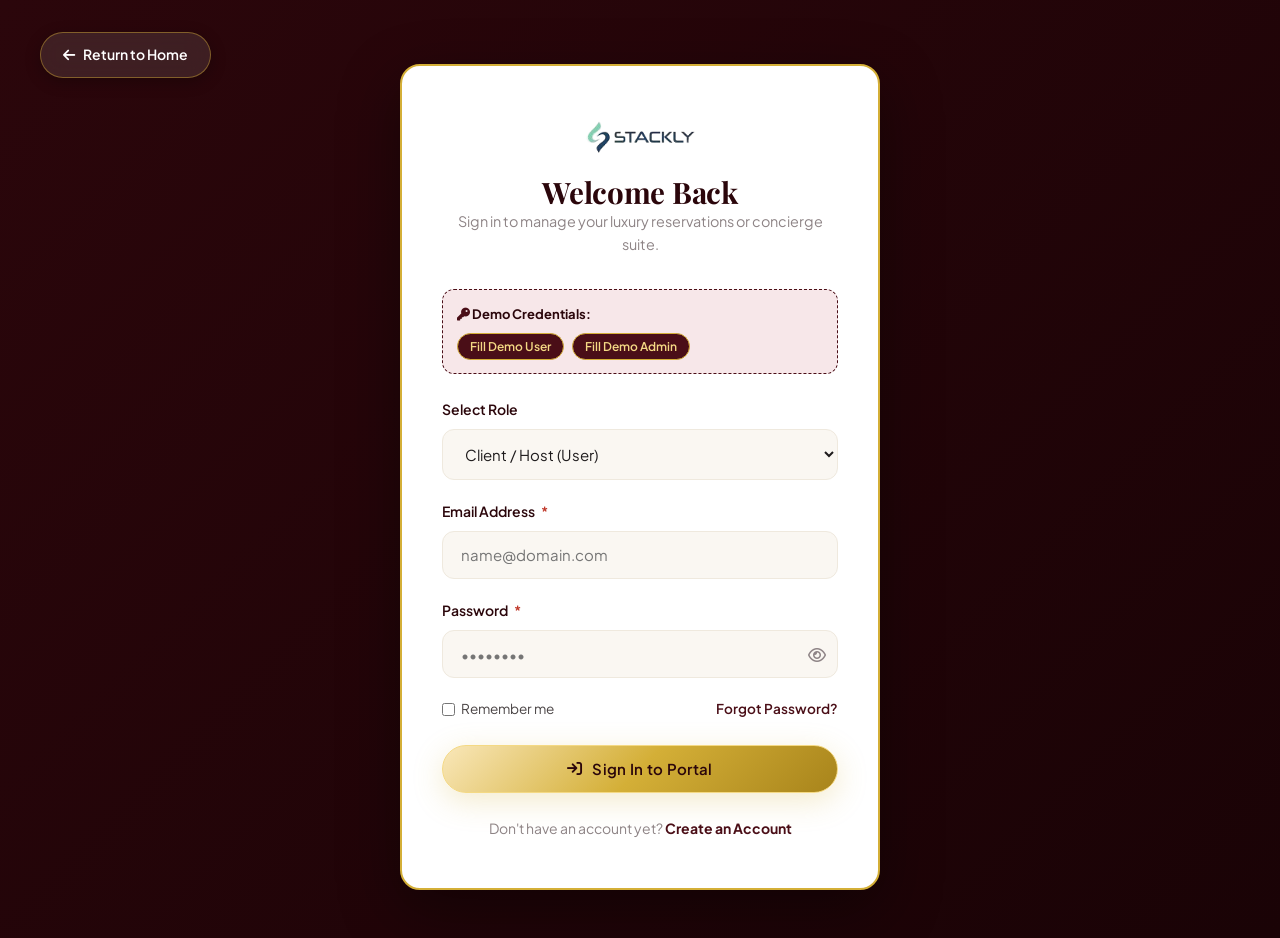
<file: login.html>
<!DOCTYPE html>
<html lang="en">
<head>
  <meta charset="UTF-8">
  <meta name="viewport" content="width=device-width, initial-scale=1.0">
  <title>Client & Executive Login | Stackly Luxury Event Planner</title>
  <meta name="description" content="Access your client portal or administrative suite on Stackly.">
  <link rel="icon" type="image/svg+xml" href="assets/favicon.svg">
  <link rel="stylesheet" href="https://cdnjs.cloudflare.com/ajax/libs/font-awesome/6.5.1/css/all.min.css">
  <link rel="stylesheet" href="css/style.css">
</head>
<body>

  <div class="auth-page">
    <!-- Top Floating Return to Home Button -->
    <a href="index.html" class="auth-return-home-btn" aria-label="Return to Home">
      <i class="fa-solid fa-arrow-left"></i> Return to Home
    </a>

    <div class="auth-container">
      <div class="auth-header">
        <a href="index.html" class="brand-logo" aria-label="Stackly Home">
          <img src="assets/images/logo.png" alt="Stackly" class="logo-img">
        </a>
        <h2>Welcome Back</h2>
        <p>Sign in to manage your luxury reservations or concierge suite.</p>
      </div>

      <!-- Quick Demo Credentials Box -->
      <div class="demo-credentials-box">
        <strong><i class="fa-solid fa-key" style="color:var(--burgundy);"></i> Demo Credentials:</strong>
        <div class="demo-btns">
          <button type="button" id="fill-demo-user" class="demo-pill-btn">Fill Demo User</button>
          <button type="button" id="fill-demo-admin" class="demo-pill-btn">Fill Demo Admin</button>
        </div>
      </div>

      <form id="login-form">
        <div class="form-group">
          <label class="form-label" for="login-role">Select Role</label>
          <select id="login-role" class="form-control">
            <option value="User">Client / Host (User)</option>
            <option value="Admin">Concierge / Admin</option>
          </select>
        </div>

        <div class="form-group">
          <label class="form-label" for="login-email">Email Address <span class="required">*</span></label>
          <input type="email" id="login-email" class="form-control" placeholder="name@domain.com" autocomplete="email" required>
        </div>

        <div class="form-group">
          <label class="form-label" for="login-password">Password <span class="required">*</span></label>
          <div class="input-with-icon">
            <input type="password" id="login-password" class="form-control" placeholder="••••••••" autocomplete="current-password" required>
            <button type="button" class="input-icon-btn toggle-password-btn" data-target="login-password" aria-label="Toggle password visibility">
              <i class="fa-regular fa-eye"></i>
            </button>
          </div>
        </div>

        <div style="display:flex; justify-content:space-between; align-items:center; margin-bottom:1.5rem; font-size:0.85rem;">
          <label style="display:flex; align-items:center; gap:0.4rem; cursor:pointer;">
            <input type="checkbox" id="remember-me"> Remember me
          </label>
          <a href="404.html" style="color:var(--burgundy); font-weight:600;">Forgot Password?</a>
        </div>

        <button type="submit" class="btn btn-primary" style="width:100%; margin-bottom:1.5rem;">
          <i class="fa-solid fa-arrow-right-to-bracket"></i> Sign In to Portal
        </button>

        <div style="text-align:center; font-size:0.875rem; color:var(--text-muted);">
          Don't have an account yet? <a href="register.html" style="color:var(--burgundy); font-weight:700;">Create an Account</a>
        </div>
      </form>
    </div>
  </div>

  <div id="toast-container"></div>
  <script src="js/script.js"></script>
</body>
</html>
</file>
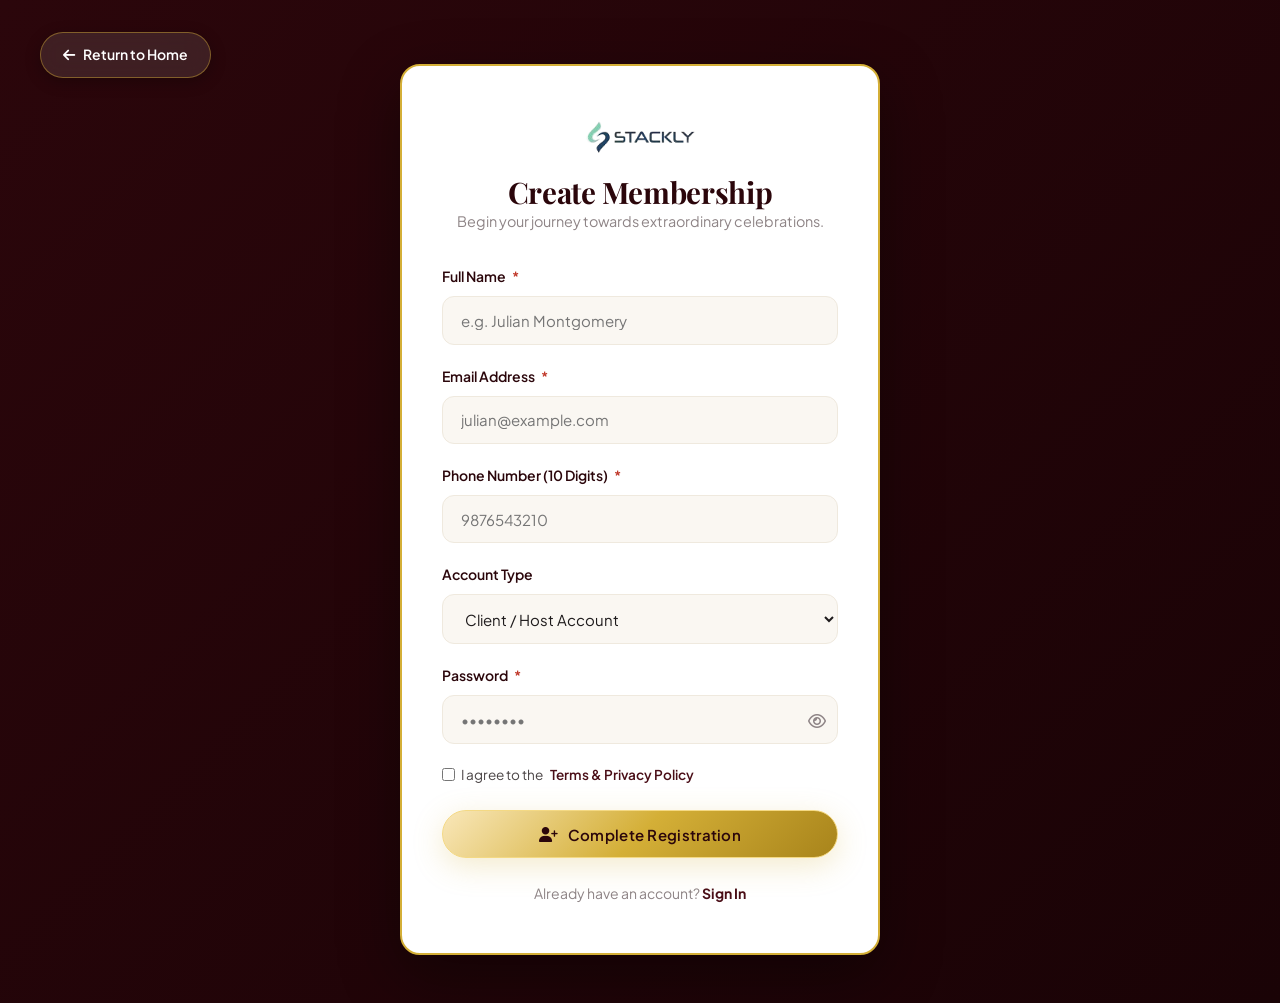
<file: register.html>
<!DOCTYPE html>
<html lang="en">
<head>
  <meta charset="UTF-8">
  <meta name="viewport" content="width=device-width, initial-scale=1.0">
  <title>Create an Account | Haute Concierge Membership | Stackly Luxury Event Planner</title>
  <meta name="description" content="Register for an Stackly account to book and manage luxury galas.">
  <link rel="icon" type="image/svg+xml" href="assets/favicon.svg">
  <link rel="stylesheet" href="https://cdnjs.cloudflare.com/ajax/libs/font-awesome/6.5.1/css/all.min.css">
  <link rel="stylesheet" href="css/style.css">
</head>
<body>

  <div class="auth-page">
    <!-- Top Floating Return to Home Button -->
    <a href="index.html" class="auth-return-home-btn" aria-label="Return to Home">
      <i class="fa-solid fa-arrow-left"></i> Return to Home
    </a>

    <div class="auth-container">
      <div class="auth-header">
        <a href="index.html" class="brand-logo" aria-label="Stackly Home">
          <img src="assets/images/logo.png" alt="Stackly" class="logo-img">
        </a>
        <h2>Create Membership</h2>
        <p>Begin your journey towards extraordinary celebrations.</p>
      </div>

      <form id="register-form">
        <div class="form-group">
          <label class="form-label" for="reg-name">Full Name <span class="required">*</span></label>
          <input type="text" id="reg-name" class="form-control" placeholder="e.g. Julian Montgomery" pattern="[A-Za-z\s]+" title="Letters and spaces only" oninput="this.value = this.value.replace(/[^a-zA-Z\s]/g, '')" required>
        </div>

        <div class="form-group">
          <label class="form-label" for="reg-email">Email Address <span class="required">*</span></label>
          <input type="email" id="reg-email" class="form-control" placeholder="julian@example.com" required>
        </div>

        <div class="form-group">
          <label class="form-label" for="reg-phone">Phone Number (10 Digits) <span class="required">*</span></label>
          <input type="tel" id="reg-phone" maxlength="10" class="form-control" placeholder="9876543210" pattern="[0-9]{10}" inputmode="numeric" title="10-digit number" oninput="this.value = this.value.replace(/\D/g, '').slice(0, 10)" required>
        </div>

        <div class="form-group">
          <label class="form-label" for="reg-role">Account Type</label>
          <select id="reg-role" class="form-control">
            <option value="User">Client / Host Account</option>
            <option value="Admin">Concierge / Vendor Associate</option>
          </select>
        </div>

        <div class="form-group">
          <label class="form-label" for="reg-password">Password <span class="required">*</span></label>
          <div class="input-with-icon">
            <input type="password" id="reg-password" class="form-control" placeholder="••••••••" required>
            <button type="button" class="input-icon-btn toggle-password-btn" data-target="reg-password" aria-label="Toggle password visibility">
              <i class="fa-regular fa-eye"></i>
            </button>
          </div>
        </div>

        <div style="margin-bottom:1.5rem; font-size:0.85rem;">
          <label style="display:flex; align-items:center; gap:0.4rem; cursor:pointer;">
            <input type="checkbox" id="reg-terms" required> I agree to the <a href="404.html" style="color:var(--burgundy); font-weight:600;">Terms & Privacy Policy</a>
          </label>
        </div>

        <button type="submit" class="btn btn-primary" style="width:100%; margin-bottom:1.5rem;">
          <i class="fa-solid fa-user-plus"></i> Complete Registration
        </button>

        <div style="text-align:center; font-size:0.875rem; color:var(--text-muted);">
          Already have an account? <a href="login.html" style="color:var(--burgundy); font-weight:700;">Sign In</a>
        </div>
      </form>
    </div>
  </div>

  <div id="toast-container"></div>
  <script src="js/script.js"></script>
</body>
</html>
</file>
<file: css/style.css>
/* ==========================================================================
   EVENTORA - LUXURY EVENT PLANNER DESIGN SYSTEM
   Color Palette: Deep Burgundy, Champagne Gold, Ivory White, Blush Pink, Dark Charcoal
   ========================================================================== */

@import url('https://fonts.googleapis.com/css2?family=Cormorant+Garamond:ital,wght@0,400;0,600;0,700;1,400&family=Playfair+Display:ital,wght@0,400;0,600;0,700;0,900;1,400&family=Plus+Jakarta+Sans:wght@300;400;500;600;700&display=swap');

:root {
  /* Primary Colors */
  --burgundy: #4A0E17;
  --burgundy-dark: #2B060B;
  --burgundy-deep: #1A0306;
  --burgundy-light: #6A1823;
  --burgundy-soft: #852230;

  /* Accent Gold */
  --gold: #D4AF37;
  --gold-light: #F4D984;
  --gold-dark: #A48118;
  --gold-gradient: linear-gradient(135deg, #F9E7B9 0%, #D4AF37 50%, #A8841B 100%);
  --gold-glow: 0 0 20px rgba(212, 175, 55, 0.35);

  /* Neutrals & Ivory */
  --ivory: #FAF7F2;
  --ivory-light: #FFFFFF;
  --ivory-dark: #EFE9DE;
  --ivory-muted: #E2DACB;

  /* Blush Pink */
  --blush: #F7E7E9;
  --blush-light: #FCF4F5;
  --blush-dark: #E8C9CE;

  /* Dark Charcoal */
  --charcoal: #1E1B1C;
  --charcoal-light: #2D2829;
  --charcoal-card: #252021;
  --charcoal-border: #3D3537;
  --text-muted: #8E8486;
  --text-body: #4A4445;

  /* Typography */
  --font-serif: 'Playfair Display', 'Cormorant Garamond', Georgia, serif;
  --font-heading: 'Cormorant Garamond', 'Playfair Display', Georgia, serif;
  --font-sans: 'Plus Jakarta Sans', system-ui, -apple-system, sans-serif;

  /* Transitions & Shadows */
  --transition-fast: 0.2s cubic-bezier(0.4, 0, 0.2, 1);
  --transition-smooth: 0.35s cubic-bezier(0.4, 0, 0.2, 1);
  --transition-slow: 0.6s cubic-bezier(0.4, 0, 0.2, 1);
  --shadow-sm: 0 4px 12px rgba(26, 3, 6, 0.05);
  --shadow-md: 0 8px 24px rgba(26, 3, 6, 0.08);
  --shadow-lg: 0 16px 40px rgba(26, 3, 6, 0.12);
  --shadow-xl: 0 24px 60px rgba(26, 3, 6, 0.18);
  --shadow-gold: 0 8px 30px rgba(212, 175, 55, 0.25);

  /* Radius */
  --radius-sm: 6px;
  --radius-md: 12px;
  --radius-lg: 20px;
  --radius-full: 9999px;
}

/* Base resets */
*, *::before, *::after {
  box-sizing: border-box;
  margin: 0;
  padding: 0;
}

html {
  scroll-behavior: smooth;
  font-size: 16px;
}

body {
  font-family: var(--font-sans);
  color: var(--text-body);
  background-color: var(--ivory);
  line-height: 1.65;
  -webkit-font-smoothing: antialiased;
  -moz-osx-font-smoothing: grayscale;
  overflow-x: hidden;
}

body.menu-open {
  overflow: hidden;
  height: 100vh;
}

img {
  max-width: 100%;
  height: auto;
  display: block;
}

a {
  color: inherit;
  text-decoration: none;
  transition: var(--transition-fast);
}

button, input, select, textarea {
  font-family: inherit;
  font-size: inherit;
  border: none;
  outline: none;
}

button {
  cursor: pointer;
  background: none;
}

ul, ol {
  list-style: none;
}

h1, h2, h3, h4, h5, h6 {
  font-family: var(--font-serif);
  color: var(--burgundy-dark);
  font-weight: 700;
  line-height: 1.2;
}

h1 { font-size: clamp(2.4rem, 4.8vw, 3.8rem); letter-spacing: -0.02em; }
h2 { font-size: clamp(1.9rem, 3.5vw, 2.75rem); letter-spacing: -0.01em; }
h3 { font-size: clamp(1.35rem, 2vw, 1.75rem); }
h4 { font-size: 1.2rem; }
p { margin-bottom: 1rem; }
p:last-child { margin-bottom: 0; }

a:focus-visible, button:focus-visible, input:focus-visible, select:focus-visible, textarea:focus-visible {
  outline: 2px solid var(--gold);
  outline-offset: 3px;
}

.container {
  width: 100%;
  max-width: 1240px;
  margin-left: auto;
  margin-right: auto;
  padding-left: 1.5rem;
  padding-right: 1.5rem;
}

/* Section Header */
.section-header {
  text-align: center;
  max-width: 720px;
  margin: 0 auto 3.5rem auto;
}

.section-tag {
  display: inline-flex;
  align-items: center;
  gap: 0.5rem;
  font-family: var(--font-sans);
  font-size: 0.813rem;
  text-transform: uppercase;
  letter-spacing: 0.2em;
  font-weight: 700;
  color: var(--burgundy);
  margin-bottom: 0.85rem;
  background: var(--blush);
  padding: 0.4rem 1.1rem;
  border-radius: var(--radius-full);
  border: 1px solid var(--blush-dark);
}

.section-tag.gold {
  color: var(--gold-dark);
  background: rgba(212, 175, 55, 0.12);
  border-color: rgba(212, 175, 55, 0.35);
}

.section-title {
  margin-bottom: 1rem;
  color: var(--burgundy-dark);
}

.section-title.light {
  color: var(--ivory-light);
}

.section-desc {
  font-size: 1.05rem;
  color: #665F60;
  line-height: 1.6;
}

.section-desc.light {
  color: var(--ivory-muted);
}

.text-gold-gradient {
  background: var(--gold-gradient);
  -webkit-background-clip: text;
  -webkit-text-fill-color: transparent;
  display: inline;
}

/* Buttons */
.btn {
  display: inline-flex;
  align-items: center;
  justify-content: center;
  gap: 0.6rem;
  padding: 0.85rem 1.85rem;
  font-size: 0.938rem;
  font-weight: 600;
  letter-spacing: 0.02em;
  border-radius: var(--radius-full);
  transition: var(--transition-smooth);
  text-align: center;
  white-space: nowrap;
  position: relative;
  overflow: hidden;
  z-index: 1;
}

.btn-primary {
  background: var(--gold-gradient);
  color: var(--burgundy-dark);
  box-shadow: var(--shadow-gold);
  border: 1px solid var(--gold-light);
}

.btn-primary:hover {
  transform: translateY(-2px);
  box-shadow: 0 10px 25px rgba(212, 175, 55, 0.45);
  filter: brightness(1.05);
}

.btn-burgundy {
  background: var(--burgundy);
  color: var(--ivory-light);
  border: 1px solid var(--burgundy-light);
  box-shadow: var(--shadow-md);
}

.btn-burgundy:hover {
  background: var(--burgundy-dark);
  color: var(--gold-light);
  transform: translateY(-2px);
  box-shadow: var(--shadow-lg);
}

.btn-outline {
  background: transparent;
  color: var(--burgundy);
  border: 1.5px solid var(--burgundy);
}

.btn-outline:hover {
  background: var(--burgundy);
  color: var(--ivory-light);
  transform: translateY(-2px);
}

.btn-outline-gold {
  background: transparent;
  color: var(--gold);
  border: 1.5px solid var(--gold);
}

.btn-outline-gold:hover {
  background: var(--gold);
  color: var(--burgundy-dark);
  transform: translateY(-2px);
}

.btn-nav-login,
.btn-outline-nav {
  background: rgba(74, 14, 23, 0.04);
  color: var(--burgundy-dark);
  border: 1.5px solid rgba(74, 14, 23, 0.25);
  border-radius: var(--radius-full);
  padding: 0.55rem 1.25rem;
  font-size: 0.85rem;
  font-weight: 600;
  display: inline-flex;
  align-items: center;
  gap: 0.4rem;
  transition: var(--transition-fast);
}

.btn-nav-login:hover,
.btn-outline-nav:hover {
  background: var(--burgundy);
  color: var(--ivory-light);
  border-color: var(--burgundy);
  transform: translateY(-2px);
  box-shadow: var(--shadow-sm);
}

.btn-sm {
  padding: 0.55rem 1.25rem;
  font-size: 0.85rem;
}

.btn-lg {
  padding: 1.05rem 2.4rem;
  font-size: 1.05rem;
}

/* Header & Nav */
.top-bar {
  background: var(--burgundy-dark);
  color: var(--ivory-muted);
  font-size: 0.813rem;
  padding: 0.5rem 0;
  border-bottom: 1px solid rgba(212, 175, 55, 0.2);
}

.top-bar-inner {
  display: flex;
  justify-content: space-between;
  align-items: center;
}

.top-bar-info {
  display: flex;
  gap: 1.5rem;
  align-items: center;
}

.top-bar-info a, .top-bar-info span {
  display: inline-flex;
  align-items: center;
  gap: 0.4rem;
  color: var(--ivory-muted);
}

.top-bar-info a:hover {
  color: var(--gold);
}

.top-bar-social {
  display: flex;
  gap: 0.85rem;
}

.top-bar-social a {
  color: var(--ivory-muted);
  transition: var(--transition-fast);
}

.top-bar-social a:hover {
  color: var(--gold);
  transform: translateY(-1px);
}

.main-header {
  position: sticky;
  top: 0;
  left: 0;
  width: 100%;
  z-index: 1000;
  background: rgba(250, 247, 242, 0.95);
  backdrop-filter: blur(12px);
  -webkit-backdrop-filter: blur(12px);
  border-bottom: 1px solid rgba(212, 175, 55, 0.25);
  transition: var(--transition-smooth);
}

.main-header.scrolled {
  background: rgba(250, 247, 242, 0.98);
  box-shadow: 0 10px 30px rgba(74, 14, 23, 0.08);
  border-bottom-color: rgba(212, 175, 55, 0.4);
}

.navbar {
  display: flex;
  align-items: center;
  justify-content: space-between;
  padding: 0.95rem 0;
}

.brand-logo {
  display: flex;
  align-items: center;
  gap: 0.75rem;
  font-family: var(--font-serif);
  font-size: 1.75rem;
  font-weight: 800;
  color: var(--burgundy-dark);
  letter-spacing: 0.03em;
}

.brand-logo .logo-img {
  height: 44px;
  width: auto;
  max-width: 160px;
  object-fit: contain;
  display: block;
}

.mobile-drawer-header .brand-logo .logo-img,
.dashboard-sidebar-header .brand-logo .logo-img {
  background: transparent;
  padding: 0;
  border-radius: 0;
  border: none;
}

.logo-symbol {
  width: 38px;
  height: 38px;
  background: var(--burgundy);
  border: 1.5px solid var(--gold);
  border-radius: 10px;
  display: flex;
  align-items: center;
  justify-content: center;
  color: var(--gold);
  font-family: var(--font-serif);
  font-weight: 900;
  font-size: 1.25rem;
  box-shadow: 0 4px 10px rgba(74, 14, 23, 0.15);
}

.brand-name {
  display: flex;
  flex-direction: column;
  line-height: 1;
}

.brand-name span.title {
  font-size: 1.65rem;
  letter-spacing: 0.04em;
  color: var(--burgundy-dark);
}

.brand-name span.sub {
  font-family: var(--font-sans);
  font-size: 0.6rem;
  letter-spacing: 0.25em;
  text-transform: uppercase;
  color: var(--gold-dark);
  font-weight: 700;
  margin-top: 2px;
}

.nav-menu {
  display: flex;
  align-items: center;
  gap: 1.35rem;
}

.nav-link {
  font-size: 0.913rem;
  font-weight: 600;
  color: var(--charcoal);
  padding: 0.5rem 0;
  position: relative;
  transition: var(--transition-fast);
}

.nav-link::after {
  content: '';
  position: absolute;
  bottom: 0;
  left: 0;
  width: 0;
  height: 2px;
  background: var(--gold-gradient);
  border-radius: 2px;
  transition: var(--transition-smooth);
}

.nav-link:hover, .nav-link.active {
  color: var(--burgundy);
}

.nav-link:hover::after, .nav-link.active::after {
  width: 100%;
}

.nav-cta-group {
  display: flex;
  align-items: center;
  gap: 0.85rem;
}

.hamburger-btn {
  display: none;
  flex-direction: column;
  justify-content: space-between;
  width: 28px;
  height: 20px;
  padding: 0;
  background: transparent;
  border: none;
  cursor: pointer;
  z-index: 10001;
  outline: none;
}

.hamburger-btn span {
  display: block;
  height: 2.5px;
  width: 100%;
  background-color: var(--burgundy-dark);
  border-radius: 3px;
  transition: var(--transition-smooth);
}

.hamburger-btn.active span:nth-child(1) {
  transform: translateY(8.5px) rotate(45deg);
  background-color: var(--gold);
}

.hamburger-btn.active span:nth-child(2) {
  opacity: 0;
}

.hamburger-btn.active span:nth-child(3) {
  transform: translateY(-8.5px) rotate(-45deg);
  background-color: var(--gold);
}

/* Mobile Navigation Drawer Backdrop */
.mobile-nav-backdrop {
  position: fixed;
  inset: 0;
  background: rgba(26, 3, 6, 0.65);
  backdrop-filter: blur(6px);
  -webkit-backdrop-filter: blur(6px);
  z-index: 9998;
  opacity: 0;
  visibility: hidden;
  pointer-events: none;
  transition: opacity 0.35s ease, visibility 0.35s ease;
}

.mobile-nav-backdrop.active {
  opacity: 1;
  visibility: visible;
  pointer-events: auto;
}

/* Mobile Navigation Drawer (Luxury White Floating Sheet) */
.mobile-nav-drawer {
  position: fixed;
  top: 10px;
  right: 10px;
  bottom: 10px;
  width: 320px;
  max-width: calc(100vw - 20px);
  height: calc(100vh - 20px);
  height: calc(100dvh - 20px);
  background: #FFFFFF;
  border: 1px solid rgba(212, 175, 55, 0.35);
  border-radius: var(--radius-lg);
  z-index: 9999;
  padding: 1.4rem 1.25rem;
  display: flex;
  flex-direction: column;
  justify-content: space-between;
  transform: translateX(110%);
  transition: transform 0.35s cubic-bezier(0.16, 1, 0.3, 1);
  box-shadow: -15px 15px 40px rgba(0, 0, 0, 0.3);
  overflow-y: auto;
  -webkit-overflow-scrolling: touch;
}

.mobile-nav-drawer.active {
  transform: translateX(0);
}

.mobile-drawer-header {
  display: flex;
  align-items: center;
  justify-content: space-between;
  padding-bottom: 0.85rem;
  border-bottom: 1px solid rgba(212, 175, 55, 0.2);
}

.mobile-drawer-header .brand-logo .logo-img {
  height: 36px;
  width: auto;
  max-width: 135px;
}

.drawer-close-btn {
  color: var(--burgundy-dark);
  font-size: 1.6rem;
  width: 36px;
  height: 36px;
  display: flex;
  align-items: center;
  justify-content: center;
  border-radius: 50%;
  border: 1px solid rgba(74, 14, 23, 0.15);
  background: var(--ivory);
  cursor: pointer;
  transition: var(--transition-fast);
  outline: none;
  line-height: 1;
}

.drawer-close-btn:hover {
  background: var(--burgundy);
  color: var(--gold-light);
  transform: rotate(90deg);
}

.mobile-nav-links {
  list-style: none;
  display: flex;
  flex-direction: column;
  margin: 0.75rem 0;
  flex: 1;
  overflow-y: auto;
}

.mobile-nav-links li {
  width: 100%;
}

.mobile-nav-links .nav-link {
  color: var(--burgundy-dark);
  font-size: 1rem;
  font-weight: 700;
  padding: 0.8rem 0.4rem;
  display: flex;
  align-items: center;
  justify-content: space-between;
  border-bottom: 1px solid rgba(0, 0, 0, 0.06);
  transition: all 0.2s ease;
  text-decoration: none;
}

.mobile-nav-links .nav-link i {
  font-size: 0.8rem;
  color: var(--gold-dark);
  transition: transform 0.2s ease, color 0.2s ease;
}

.mobile-nav-links .nav-link:hover,
.mobile-nav-links .nav-link.active {
  color: var(--burgundy);
  background: rgba(212, 175, 55, 0.08);
  padding-left: 0.75rem;
  border-radius: var(--radius-sm);
}

.mobile-nav-links .nav-link:hover i,
.mobile-nav-links .nav-link.active i {
  transform: translateX(4px);
  color: var(--burgundy);
}

.mobile-drawer-footer {
  padding-top: 1rem;
  border-top: 1px solid rgba(212, 175, 55, 0.2);
  display: flex;
  flex-direction: column;
  gap: 0.85rem;
}

.drawer-actions-group {
  display: flex;
  flex-direction: column;
  gap: 0.6rem;
}

.btn-drawer-login {
  background: #FFFFFF;
  color: var(--charcoal);
  border: 1.5px solid var(--charcoal);
  border-radius: var(--radius-full);
  padding: 0.7rem 1.25rem;
  font-size: 0.92rem;
  font-weight: 700;
  width: 100%;
  text-align: center;
  display: inline-flex;
  align-items: center;
  justify-content: center;
  transition: var(--transition-fast);
}

.btn-drawer-login:hover {
  background: var(--burgundy);
  color: var(--ivory-light);
  border-color: var(--burgundy);
}

.drawer-contact-box {
  display: flex;
  flex-direction: column;
  gap: 0.45rem;
  padding-top: 0.2rem;
}

.drawer-contact-item {
  display: flex;
  align-items: center;
  gap: 0.6rem;
  font-size: 0.825rem;
  color: var(--charcoal);
  text-decoration: none;
  transition: color 0.2s ease;
}

.drawer-contact-item i {
  color: var(--burgundy);
  font-size: 0.85rem;
  width: 18px;
  text-align: center;
  flex-shrink: 0;
}

.drawer-contact-item:hover {
  color: var(--burgundy);
}

body.menu-open,
body.dashboard-drawer-open {
  overflow: hidden !important;
}

/* Hero Section */
.hero-section {
  position: relative;
  min-height: 90vh;
  display: flex;
  align-items: center;
  background: radial-gradient(circle at 85% 30%, #6A1823 0%, #2B060B 60%, #1A0306 100%);
  overflow: hidden;
  padding: 5.5rem 0;
}

.hero-bg {
  position: absolute;
  inset: 0;
  z-index: 1;
  pointer-events: none;
}

.hero-bg img {
  width: 100%;
  height: 100%;
  object-fit: cover;
  opacity: 0.12;
  filter: blur(8px);
}

.hero-grid {
  display: grid;
  grid-template-columns: 1.15fr 0.85fr;
  gap: 3.5rem;
  align-items: center;
  position: relative;
  z-index: 3;
}

.hero-content {
  position: relative;
  z-index: 3;
}

.hero-badge {
  display: inline-flex;
  align-items: center;
  gap: 0.5rem;
  background: rgba(212, 175, 55, 0.15);
  border: 1px solid rgba(212, 175, 55, 0.4);
  color: var(--gold-light);
  padding: 0.45rem 1.25rem;
  border-radius: var(--radius-full);
  font-size: 0.85rem;
  font-weight: 600;
  letter-spacing: 0.1em;
  text-transform: uppercase;
  margin-bottom: 1.5rem;
  backdrop-filter: blur(8px);
}

.hero-title {
  color: var(--ivory-light);
  font-size: clamp(2.4rem, 4.8vw, 3.8rem);
  font-weight: 800;
  line-height: 1.14;
  margin-bottom: 1.25rem;
}

.hero-title span {
  display: block;
}

.hero-subtitle {
  color: var(--ivory-muted);
  font-size: clamp(1rem, 1.6vw, 1.15rem);
  line-height: 1.65;
  margin-bottom: 2.25rem;
  max-width: 580px;
}

.hero-actions {
  display: flex;
  flex-wrap: wrap;
  gap: 1.15rem;
  align-items: center;
}

.hero-stats {
  display: grid;
  grid-template-columns: repeat(3, 1fr);
  gap: 1.5rem;
  margin-top: 3rem;
  padding-top: 2rem;
  border-top: 1px solid rgba(212, 175, 55, 0.25);
  max-width: 580px;
}

.hero-stat-item h3 {
  color: var(--gold-light);
  font-size: 1.95rem;
  font-weight: 700;
  margin-bottom: 0.25rem;
}

.hero-stat-item p {
  color: var(--ivory-muted);
  font-size: 0.8rem;
  text-transform: uppercase;
  letter-spacing: 0.08em;
  font-weight: 500;
}

/* Hero Media Showcase Card */
.hero-media-wrapper {
  position: relative;
  z-index: 3;
}

.hero-media-frame {
  position: relative;
  border-radius: var(--radius-lg);
  overflow: hidden;
  border: 2px solid var(--gold);
  box-shadow: 0 20px 50px rgba(0, 0, 0, 0.5), 0 0 35px rgba(212, 175, 55, 0.25);
  background: var(--burgundy-dark);
}

.hero-media-frame img {
  width: 100%;
  height: 480px;
  object-fit: cover;
  display: block;
  transition: transform 0.8s cubic-bezier(0.2, 0, 0.2, 1);
}

.hero-media-frame:hover img {
  transform: scale(1.05);
}

.hero-floating-badge {
  position: absolute;
  background: rgba(43, 6, 11, 0.9);
  border: 1.5px solid var(--gold);
  border-radius: var(--radius-md);
  padding: 0.75rem 1.15rem;
  backdrop-filter: blur(12px);
  -webkit-backdrop-filter: blur(12px);
  box-shadow: var(--shadow-xl);
  display: flex;
  align-items: center;
  gap: 0.75rem;
  color: var(--ivory-light);
  z-index: 4;
  animation: float 4s ease-in-out infinite alternate;
}

.hero-floating-badge.badge-top-right {
  top: -15px;
  right: -15px;
}

.hero-floating-badge.badge-bottom-left {
  bottom: -20px;
  left: -20px;
  animation-delay: 2s;
}

.hero-floating-badge .badge-icon {
  width: 38px;
  height: 38px;
  border-radius: 50%;
  background: var(--gold-gradient);
  color: var(--burgundy-dark);
  display: flex;
  align-items: center;
  justify-content: center;
  font-size: 1.1rem;
  flex-shrink: 0;
}

.hero-floating-badge .badge-text strong {
  display: block;
  font-size: 0.9rem;
  color: var(--gold-light);
  line-height: 1.2;
}

.hero-floating-badge .badge-text small {
  font-size: 0.75rem;
  color: var(--ivory-muted);
}

@keyframes float {
  0% { transform: translateY(0px); }
  100% { transform: translateY(-8px); }
}

.hero-stat-item h3 {
  color: var(--gold-light);
  font-size: 2.2rem;
  font-weight: 700;
  margin-bottom: 0.25rem;
}

.hero-stat-item p {
  color: var(--ivory-muted);
  font-size: 0.85rem;
  text-transform: uppercase;
  letter-spacing: 0.08em;
  font-weight: 500;
}

/* Page Banner */
.page-banner {
  background: var(--burgundy-dark);
  position: relative;
  padding: 5.5rem 0;
  overflow: hidden;
  text-align: center;
}

.page-banner-bg {
  position: absolute;
  inset: 0;
  opacity: 0.22;
  background-size: cover;
  background-position: center;
}

.page-banner-content {
  position: relative;
  z-index: 2;
  max-width: 750px;
  margin: 0 auto;
}

.page-banner h1 {
  color: var(--ivory-light);
  font-size: clamp(2.2rem, 4.5vw, 3.4rem);
  margin-bottom: 1rem;
}

.page-banner p {
  color: var(--ivory-muted);
  font-size: 1.1rem;
}

.breadcrumb {
  display: inline-flex;
  align-items: center;
  gap: 0.5rem;
  font-size: 0.85rem;
  color: var(--gold-light);
  margin-top: 1.25rem;
  padding: 0.35rem 1rem;
  background: rgba(255, 255, 255, 0.08);
  border-radius: var(--radius-full);
  border: 1px solid rgba(212, 175, 55, 0.2);
}

.breadcrumb a {
  color: var(--ivory-light);
}

.breadcrumb a:hover {
  color: var(--gold);
}

/* About Section */
.about-section {
  padding: 6.5rem 0;
  background-color: var(--ivory);
}

.about-grid {
  display: grid;
  grid-template-columns: 1fr 1fr;
  gap: 4.5rem;
  align-items: center;
}

.about-image-wrapper {
  position: relative;
}

.about-image-card {
  position: relative;
  border-radius: var(--radius-lg);
  overflow: hidden;
  box-shadow: var(--shadow-xl);
  border: 2px solid var(--gold);
}

.about-image-card img {
  width: 100%;
  height: 480px;
  object-fit: cover;
  transition: transform 0.8s ease;
}

.about-image-card:hover img {
  transform: scale(1.04);
}

.about-experience-badge {
  position: absolute;
  bottom: -25px;
  right: -20px;
  background: var(--burgundy-dark);
  color: var(--gold);
  padding: 1.5rem 2rem;
  border-radius: var(--radius-md);
  border: 2px solid var(--gold);
  box-shadow: var(--shadow-lg);
  text-align: center;
  z-index: 2;
}

.about-experience-badge .years {
  font-family: var(--font-serif);
  font-size: 2.6rem;
  font-weight: 800;
  line-height: 1;
  color: var(--gold-light);
}

.about-experience-badge .label {
  font-size: 0.75rem;
  text-transform: uppercase;
  letter-spacing: 0.15em;
  color: var(--ivory);
  font-weight: 600;
}

.about-content h2 {
  margin-bottom: 1.5rem;
}

.about-features {
  display: grid;
  grid-template-columns: 1fr 1fr;
  gap: 1.5rem;
  margin: 2rem 0;
}

.about-feature-item {
  display: flex;
  align-items: flex-start;
  gap: 1rem;
}

.about-feature-icon {
  width: 44px;
  height: 44px;
  border-radius: var(--radius-sm);
  background: var(--blush);
  border: 1px solid var(--blush-dark);
  color: var(--burgundy);
  display: flex;
  align-items: center;
  justify-content: center;
  font-size: 1.15rem;
  flex-shrink: 0;
}

.about-feature-text h4 {
  font-family: var(--font-sans);
  font-size: 1rem;
  font-weight: 700;
  color: var(--burgundy-dark);
  margin-bottom: 0.25rem;
}

.about-feature-text p {
  font-size: 0.875rem;
  color: var(--text-body);
  line-height: 1.45;
}

/* Services */
.services-section {
  padding: 6.5rem 0;
  background-color: var(--ivory-light);
}

.services-filter-bar {
  display: flex;
  flex-wrap: wrap;
  justify-content: center;
  gap: 0.75rem;
  margin-bottom: 3.5rem;
}

.filter-btn {
  padding: 0.55rem 1.35rem;
  border-radius: var(--radius-full);
  font-size: 0.875rem;
  font-weight: 600;
  color: var(--charcoal);
  background: var(--ivory);
  border: 1px solid var(--ivory-dark);
  transition: var(--transition-smooth);
}

.filter-btn:hover, .filter-btn.active {
  background: var(--burgundy);
  color: var(--gold-light);
  border-color: var(--burgundy);
  box-shadow: var(--shadow-sm);
}

.services-grid {
  display: grid;
  grid-template-columns: repeat(auto-fill, minmax(350px, 1fr));
  gap: 2.25rem;
}

.service-card {
  background: var(--ivory);
  border-radius: var(--radius-lg);
  overflow: hidden;
  border: 1px solid rgba(212, 175, 55, 0.22);
  transition: var(--transition-smooth);
  display: flex;
  flex-direction: column;
  box-shadow: var(--shadow-sm);
}

.service-card:hover {
  transform: translateY(-8px);
  box-shadow: var(--shadow-xl);
  border-color: var(--gold);
}

.service-thumb {
  position: relative;
  height: 230px;
  overflow: hidden;
}

.service-thumb img {
  width: 100%;
  height: 100%;
  object-fit: cover;
  transition: transform 0.6s ease;
}

.service-card:hover .service-thumb img {
  transform: scale(1.08);
}

.service-category-tag {
  position: absolute;
  top: 1rem;
  left: 1rem;
  background: rgba(43, 6, 11, 0.85);
  color: var(--gold-light);
  font-size: 0.75rem;
  font-weight: 700;
  letter-spacing: 0.1em;
  text-transform: uppercase;
  padding: 0.35rem 0.85rem;
  border-radius: var(--radius-full);
  backdrop-filter: blur(6px);
  border: 1px solid rgba(212, 175, 55, 0.4);
}

.service-body {
  padding: 1.75rem;
  display: flex;
  flex-direction: column;
  flex-grow: 1;
}

.service-icon-bubble {
  width: 48px;
  height: 48px;
  border-radius: 50%;
  background: var(--burgundy);
  color: var(--gold);
  display: flex;
  align-items: center;
  justify-content: center;
  font-size: 1.25rem;
  margin-top: -42px;
  margin-bottom: 1rem;
  position: relative;
  z-index: 2;
  border: 2px solid var(--ivory);
  box-shadow: var(--shadow-md);
}

.service-title {
  font-size: 1.45rem;
  margin-bottom: 0.75rem;
  color: var(--burgundy-dark);
}

.service-desc {
  font-size: 0.938rem;
  color: #665F60;
  margin-bottom: 1.25rem;
  flex-grow: 1;
}

.service-features-list {
  margin-bottom: 1.5rem;
  display: flex;
  flex-direction: column;
  gap: 0.45rem;
}

.service-features-list li {
  font-size: 0.875rem;
  color: var(--charcoal);
  display: flex;
  align-items: center;
  gap: 0.5rem;
}

.service-features-list li i {
  color: var(--gold-dark);
  font-size: 0.8rem;
}

.service-footer {
  display: flex;
  align-items: center;
  justify-content: space-between;
  padding-top: 1.25rem;
  border-top: 1px solid var(--ivory-dark);
}

.service-price {
  font-size: 0.85rem;
  color: var(--text-muted);
}

.service-price strong {
  font-size: 1.15rem;
  color: var(--burgundy);
  font-family: var(--font-serif);
}

.service-link {
  font-size: 0.875rem;
  font-weight: 700;
  color: var(--burgundy);
  display: inline-flex;
  align-items: center;
  gap: 0.4rem;
}

.service-link:hover {
  color: var(--gold-dark);
  gap: 0.65rem;
}

/* Events */
.events-section {
  padding: 6.5rem 0;
  background-color: var(--ivory);
}

.events-search-bar {
  display: flex;
  gap: 1rem;
  max-width: 650px;
  margin: 0 auto 3rem auto;
}

.search-input-wrapper {
  position: relative;
  flex-grow: 1;
}

.search-input-wrapper i {
  position: absolute;
  left: 1.25rem;
  top: 50%;
  transform: translateY(-50%);
  color: var(--text-muted);
}

.search-input-wrapper input {
  padding-left: 3rem;
}

.events-grid {
  display: grid;
  grid-template-columns: repeat(auto-fill, minmax(350px, 1fr));
  gap: 2.25rem;
}

.event-card {
  background: var(--ivory-light);
  border-radius: var(--radius-lg);
  overflow: hidden;
  border: 1px solid rgba(212, 175, 55, 0.2);
  box-shadow: var(--shadow-sm);
  transition: var(--transition-smooth);
}

.event-card:hover {
  transform: translateY(-6px);
  box-shadow: var(--shadow-xl);
  border-color: var(--gold);
}

.event-thumb {
  position: relative;
  height: 220px;
  overflow: hidden;
}

.event-thumb img {
  width: 100%;
  height: 100%;
  object-fit: cover;
  transition: transform 0.6s ease;
}

.event-card:hover .event-thumb img {
  transform: scale(1.06);
}

.event-date-ribbon {
  position: absolute;
  top: 1rem;
  left: 1rem;
  background: var(--burgundy-dark);
  color: var(--ivory-light);
  border: 1px solid var(--gold);
  border-radius: var(--radius-sm);
  padding: 0.4rem 0.75rem;
  text-align: center;
  box-shadow: var(--shadow-md);
}

.event-date-ribbon .day {
  font-size: 1.35rem;
  font-weight: 800;
  line-height: 1;
  color: var(--gold-light);
  font-family: var(--font-serif);
}

.event-date-ribbon .month {
  font-size: 0.7rem;
  text-transform: uppercase;
  letter-spacing: 0.1em;
  font-weight: 700;
}

.event-body {
  padding: 1.75rem;
}

.event-meta {
  display: flex;
  gap: 1.25rem;
  font-size: 0.813rem;
  color: var(--text-muted);
  margin-bottom: 0.85rem;
}

.event-meta span {
  display: inline-flex;
  align-items: center;
  gap: 0.35rem;
}

.event-title {
  font-size: 1.35rem;
  margin-bottom: 0.75rem;
  color: var(--burgundy-dark);
}

.event-desc {
  font-size: 0.9rem;
  color: #665F60;
  margin-bottom: 1.5rem;
  line-height: 1.55;
}

.event-footer {
  display: flex;
  align-items: center;
  justify-content: space-between;
  padding-top: 1.25rem;
  border-top: 1px solid var(--ivory-dark);
}

/* Gallery */
.gallery-section {
  padding: 6.5rem 0;
  background-color: var(--burgundy-dark);
  color: var(--ivory-light);
}

.gallery-grid {
  display: grid;
  grid-template-columns: repeat(auto-fill, minmax(320px, 1fr));
  gap: 1.75rem;
}

.gallery-item {
  position: relative;
  height: 280px;
  border-radius: var(--radius-md);
  overflow: hidden;
  cursor: pointer;
  border: 1px solid rgba(212, 175, 55, 0.25);
  box-shadow: var(--shadow-md);
}

.gallery-item img {
  width: 100%;
  height: 100%;
  object-fit: cover;
  transition: transform 0.6s cubic-bezier(0.2, 0, 0.2, 1);
}

.gallery-overlay {
  position: absolute;
  inset: 0;
  background: linear-gradient(to top, rgba(26, 3, 6, 0.92) 0%, rgba(74, 14, 23, 0.5) 60%, transparent 100%);
  opacity: 0;
  display: flex;
  flex-direction: column;
  justify-content: flex-end;
  padding: 1.75rem;
  transition: var(--transition-smooth);
}

.gallery-item:hover img {
  transform: scale(1.1);
}

.gallery-item:hover .gallery-overlay {
  opacity: 1;
}

.gallery-icon {
  width: 44px;
  height: 44px;
  border-radius: 50%;
  background: var(--gold-gradient);
  color: var(--burgundy-dark);
  display: flex;
  align-items: center;
  justify-content: center;
  font-size: 1.1rem;
  margin-bottom: 0.85rem;
  transform: translateY(15px);
  transition: var(--transition-smooth);
}

.gallery-item:hover .gallery-icon {
  transform: translateY(0);
}

.gallery-info h4 {
  color: var(--ivory-light);
  font-size: 1.2rem;
  margin-bottom: 0.25rem;
}

.gallery-info p {
  color: var(--gold-light);
  font-size: 0.8rem;
  text-transform: uppercase;
  letter-spacing: 0.1em;
}

/* Lightbox Modal */
.lightbox-modal {
  position: fixed;
  inset: 0;
  background: rgba(15, 2, 4, 0.95);
  z-index: 10000;
  display: flex;
  align-items: center;
  justify-content: center;
  opacity: 0;
  visibility: hidden;
  transition: var(--transition-smooth);
  padding: 2rem;
}

.lightbox-modal.active {
  opacity: 1;
  visibility: visible;
}

.lightbox-content {
  position: relative;
  max-width: 900px;
  max-height: 85vh;
  display: flex;
  flex-direction: column;
  align-items: center;
}

.lightbox-content img {
  max-height: 75vh;
  border-radius: var(--radius-sm);
  border: 2px solid var(--gold);
  box-shadow: 0 0 40px rgba(212, 175, 55, 0.2);
}

.lightbox-caption {
  color: var(--ivory-light);
  text-align: center;
  margin-top: 1rem;
  font-size: 1.1rem;
  font-family: var(--font-serif);
}

.lightbox-close {
  position: absolute;
  top: -45px;
  right: 0;
  color: var(--gold);
  font-size: 2rem;
  background: none;
  cursor: pointer;
  transition: var(--transition-fast);
}

.lightbox-close:hover {
  color: var(--ivory-light);
  transform: scale(1.1);
}

.lightbox-nav {
  position: absolute;
  top: 50%;
  transform: translateY(-50%);
  background: rgba(74, 14, 23, 0.7);
  border: 1px solid var(--gold);
  color: var(--gold);
  width: 48px;
  height: 48px;
  border-radius: 50%;
  display: flex;
  align-items: center;
  justify-content: center;
  font-size: 1.25rem;
  cursor: pointer;
  transition: var(--transition-fast);
}

.lightbox-nav:hover {
  background: var(--gold);
  color: var(--burgundy-dark);
}

.lightbox-prev { left: -70px; }
.lightbox-next { right: -70px; }

/* Packages */
.packages-section {
  padding: 6.5rem 0;
  background-color: var(--ivory);
}

.packages-grid {
  display: grid;
  grid-template-columns: repeat(auto-fit, minmax(320px, 1fr));
  gap: 2.5rem;
  align-items: stretch;
}

.package-card {
  background: var(--ivory-light);
  border-radius: var(--radius-lg);
  padding: 2.75rem 2.25rem;
  border: 1px solid rgba(212, 175, 55, 0.25);
  box-shadow: var(--shadow-md);
  position: relative;
  display: flex;
  flex-direction: column;
  transition: var(--transition-smooth);
}

.package-card:hover {
  transform: translateY(-8px);
  box-shadow: var(--shadow-xl);
  border-color: var(--gold);
}

.package-card.featured {
  background: linear-gradient(180deg, #FFFFFF 0%, #FAF5EE 100%);
  border: 2px solid var(--gold);
  box-shadow: 0 15px 40px rgba(212, 175, 55, 0.2);
  transform: scale(1.04);
}

.package-card.featured:hover {
  transform: scale(1.04) translateY(-8px);
}

.package-badge {
  position: absolute;
  top: -14px;
  left: 50%;
  transform: translateX(-50%);
  background: var(--gold-gradient);
  color: var(--burgundy-dark);
  font-size: 0.75rem;
  font-weight: 800;
  text-transform: uppercase;
  letter-spacing: 0.12em;
  padding: 0.35rem 1.25rem;
  border-radius: var(--radius-full);
  box-shadow: 0 4px 12px rgba(212, 175, 55, 0.4);
}

.package-header {
  text-align: center;
  padding-bottom: 2rem;
  border-bottom: 1px solid var(--ivory-dark);
  margin-bottom: 2rem;
}

.package-name {
  font-size: 1.65rem;
  color: var(--burgundy-dark);
  margin-bottom: 0.5rem;
}

.package-tagline {
  font-size: 0.875rem;
  color: var(--text-muted);
}

.package-price {
  margin-top: 1.25rem;
}

.package-price .currency {
  font-size: 1.5rem;
  font-weight: 600;
  color: var(--burgundy);
  vertical-align: top;
  margin-right: 2px;
}

.package-price .amount {
  font-size: 3rem;
  font-weight: 800;
  font-family: var(--font-serif);
  color: var(--burgundy);
  line-height: 1;
}

.package-price .period {
  font-size: 0.85rem;
  color: var(--text-muted);
}

.package-features {
  display: flex;
  flex-direction: column;
  gap: 0.95rem;
  margin-bottom: 2.5rem;
  flex-grow: 1;
}

.package-features li {
  display: flex;
  align-items: center;
  gap: 0.75rem;
  font-size: 0.938rem;
  color: var(--charcoal);
}

.package-features li i {
  color: var(--gold-dark);
  font-size: 1rem;
}

/* Process Timeline */
.process-section {
  padding: 6.5rem 0;
  background-color: var(--ivory-light);
  position: relative;
}

.process-timeline {
  display: grid;
  grid-template-columns: repeat(5, 1fr);
  gap: 1.5rem;
  position: relative;
  margin-top: 2rem;
}

.process-timeline::before {
  content: '';
  position: absolute;
  top: 45px;
  left: 8%;
  right: 8%;
  height: 2px;
  background: linear-gradient(90deg, var(--gold-dark) 0%, var(--gold) 50%, var(--gold-dark) 100%);
  z-index: 1;
}

.process-step {
  text-align: center;
  position: relative;
  z-index: 2;
}

.process-number {
  width: 90px;
  height: 90px;
  border-radius: 50%;
  background: var(--ivory-light);
  border: 3px solid var(--gold);
  margin: 0 auto 1.5rem auto;
  display: flex;
  align-items: center;
  justify-content: center;
  font-family: var(--font-serif);
  font-size: 1.85rem;
  font-weight: 800;
  color: var(--burgundy);
  box-shadow: var(--shadow-md);
  transition: var(--transition-smooth);
}

.process-step:hover .process-number {
  background: var(--burgundy);
  color: var(--gold-light);
  transform: translateY(-5px) scale(1.05);
  box-shadow: 0 10px 25px rgba(74, 14, 23, 0.25);
}

.process-step h4 {
  font-size: 1.2rem;
  margin-bottom: 0.6rem;
  color: var(--burgundy-dark);
}

.process-step p {
  font-size: 0.875rem;
  color: #665F60;
  line-height: 1.5;
}

/* Why Choose Us */
.why-section {
  padding: 6.5rem 0;
  background: linear-gradient(135deg, var(--burgundy-dark) 0%, var(--burgundy) 100%);
  color: var(--ivory-light);
}

.why-grid {
  display: grid;
  grid-template-columns: repeat(auto-fit, minmax(250px, 1fr));
  gap: 2rem;
}

.why-card {
  background: rgba(255, 255, 255, 0.04);
  border: 1px solid rgba(212, 175, 55, 0.25);
  border-radius: var(--radius-lg);
  padding: 2.25rem 1.75rem;
  text-align: center;
  transition: var(--transition-smooth);
  backdrop-filter: blur(8px);
}

.why-card:hover {
  background: rgba(255, 255, 255, 0.08);
  transform: translateY(-6px);
  border-color: var(--gold);
  box-shadow: var(--shadow-gold);
}

.why-icon {
  width: 65px;
  height: 65px;
  border-radius: 50%;
  background: rgba(212, 175, 55, 0.15);
  border: 1.5px solid var(--gold);
  color: var(--gold-light);
  margin: 0 auto 1.5rem auto;
  display: flex;
  align-items: center;
  justify-content: center;
  font-size: 1.6rem;
}

.why-card h4 {
  color: var(--ivory-light);
  font-size: 1.3rem;
  margin-bottom: 0.75rem;
}

.why-card p {
  color: var(--ivory-muted);
  font-size: 0.9rem;
  line-height: 1.6;
}

/* Testimonials */
.testimonials-section {
  padding: 6.5rem 0;
  background-color: var(--ivory);
}

.testimonials-wrapper {
  max-width: 900px;
  margin: 0 auto;
  position: relative;
}

.testimonial-card {
  background: var(--ivory-light);
  border-radius: var(--radius-lg);
  padding: 3.5rem 3rem;
  border: 1px solid rgba(212, 175, 55, 0.3);
  box-shadow: var(--shadow-lg);
  text-align: center;
  position: relative;
}

.testimonial-stars {
  color: var(--gold);
  font-size: 1.15rem;
  margin-bottom: 1.5rem;
  display: flex;
  justify-content: center;
  gap: 0.3rem;
}

.testimonial-quote {
  font-family: var(--font-serif);
  font-size: clamp(1.2rem, 2.2vw, 1.55rem);
  font-style: italic;
  color: var(--burgundy-dark);
  line-height: 1.65;
  margin-bottom: 2rem;
}

.testimonial-author {
  display: flex;
  align-items: center;
  justify-content: center;
  gap: 1rem;
}

.testimonial-avatar {
  width: 60px;
  height: 60px;
  border-radius: 50%;
  object-fit: cover;
  border: 2px solid var(--gold);
}

.testimonial-info h5 {
  font-family: var(--font-sans);
  font-size: 1.05rem;
  font-weight: 700;
  color: var(--burgundy-dark);
}

.testimonial-info span {
  font-size: 0.813rem;
  color: var(--text-muted);
}

.testimonial-controls {
  display: flex;
  justify-content: center;
  gap: 1rem;
  margin-top: 2rem;
}

.testimonial-dot {
  width: 12px;
  height: 12px;
  border-radius: 50%;
  background: var(--ivory-muted);
  border: none;
  cursor: pointer;
  transition: var(--transition-fast);
}

.testimonial-dot.active {
  background: var(--burgundy);
  width: 28px;
  border-radius: var(--radius-full);
}

/* Final CTA */
.final-cta-section {
  padding: 6rem 0;
  background: linear-gradient(135deg, var(--burgundy-dark) 0%, #170205 100%);
  position: relative;
  overflow: hidden;
  border-top: 2px solid var(--gold);
}

.cta-box {
  text-align: center;
  max-width: 780px;
  margin: 0 auto;
}

.cta-box h2 {
  color: var(--ivory-light);
  margin-bottom: 1.25rem;
}

.cta-box p {
  color: var(--ivory-muted);
  font-size: 1.15rem;
  margin-bottom: 2.25rem;
}

.cta-actions {
  display: flex;
  justify-content: center;
  gap: 1.5rem;
  flex-wrap: wrap;
}

/* Footer - Modern Tech-Luxury 4-Column Layout (Matching Stackly System) */
.main-footer {
  background: #0B1319;
  color: #8E9DAA;
  padding: 4.75rem 0 2rem 0;
  border-top: 1px solid rgba(255, 255, 255, 0.08);
  font-family: var(--font-sans);
}

.footer-grid {
  display: grid;
  grid-template-columns: 1.8fr 1.1fr 1.1fr 1.6fr;
  gap: 3.5rem;
  margin-bottom: 3.75rem;
  align-items: start;
}

.footer-about .brand-logo {
  display: inline-flex;
  align-items: center;
  margin-bottom: 1.35rem;
}

.footer-about .brand-logo .logo-img {
  height: 42px;
  width: auto;
  max-width: 160px;
  background: transparent;
  border: none;
  padding: 0;
}

.footer-about p {
  font-size: 0.938rem;
  line-height: 1.65;
  color: #7D8E9C;
  margin-bottom: 1.65rem;
  max-width: 330px;
}

.footer-social {
  display: flex;
  gap: 0.75rem;
}

.footer-social a {
  width: 38px;
  height: 38px;
  border-radius: 50%;
  background: rgba(255, 255, 255, 0.05);
  border: 1px solid rgba(255, 255, 255, 0.12);
  color: #A3B2C0;
  display: flex;
  align-items: center;
  justify-content: center;
  font-size: 0.95rem;
  transition: all 0.25s ease;
}

.footer-social a:hover {
  background: #FF5A36;
  border-color: #FF5A36;
  color: #FFFFFF;
  transform: translateY(-2px);
  box-shadow: 0 4px 12px rgba(255, 90, 54, 0.3);
}

.footer-heading {
  color: #FFFFFF;
  font-size: 1.05rem;
  font-weight: 700;
  margin-bottom: 1.35rem;
  letter-spacing: -0.01em;
}

.footer-links {
  list-style: none;
  display: flex;
  flex-direction: column;
  gap: 0.7rem;
}

.footer-links li a {
  font-size: 0.938rem;
  color: #7D8E9C;
  font-weight: 400;
  transition: color 0.2s ease, transform 0.2s ease;
  display: inline-block;
}

.footer-links li a:hover {
  color: #FFFFFF;
  transform: translateX(2px);
}

.footer-newsletter-col {
  display: flex;
  flex-direction: column;
}

.footer-newsletter-desc {
  font-size: 0.938rem;
  line-height: 1.55;
  color: #7D8E9C;
  margin-bottom: 1.35rem;
}

.newsletter-form {
  position: relative;
  width: 100%;
}

.newsletter-input-group {
  display: flex;
  gap: 0.65rem;
  width: 100%;
}

.newsletter-input-group input {
  flex: 1;
  background: rgba(255, 255, 255, 0.04);
  border: 1px solid rgba(255, 255, 255, 0.14);
  border-radius: 7px;
  padding: 0.75rem 1rem;
  color: #FFFFFF;
  font-size: 0.92rem;
  font-family: var(--font-sans);
  outline: none;
  transition: border-color 0.25s, box-shadow 0.25s;
}

.newsletter-input-group input:focus {
  border-color: #FF5A36;
  box-shadow: 0 0 0 3px rgba(255, 90, 54, 0.18);
  background: rgba(255, 255, 255, 0.07);
}

.newsletter-input-group input::placeholder {
  color: rgba(255, 255, 255, 0.35);
}

.btn-newsletter {
  background: #FF5A36;
  color: #FFFFFF;
  border: none;
  border-radius: 7px;
  padding: 0.75rem 1.65rem;
  font-weight: 700;
  font-size: 0.95rem;
  font-family: var(--font-sans);
  cursor: pointer;
  transition: all 0.25s cubic-bezier(0.4, 0, 0.2, 1);
  white-space: nowrap;
}

.btn-newsletter:hover {
  background: #E84924;
  transform: translateY(-1px);
  box-shadow: 0 6px 16px rgba(255, 90, 54, 0.35);
}

.footer-bottom {
  border-top: 1px solid rgba(255, 255, 255, 0.08);
  padding-top: 1.85rem;
  display: flex;
  justify-content: space-between;
  align-items: center;
  flex-wrap: wrap;
  gap: 1.25rem;
  font-size: 0.84rem;
  color: #617280;
}

.footer-bottom p {
  margin: 0;
}

.footer-bottom-links {
  display: flex;
  gap: 1.75rem;
  align-items: center;
}

.footer-bottom-links a {
  color: #617280;
  transition: color 0.2s ease;
  font-size: 0.84rem;
}

.footer-bottom-links a:hover {
  color: #FFFFFF;
}

@media (max-width: 1024px) {
  .footer-grid {
    grid-template-columns: 1fr 1fr;
    gap: 2.75rem;
  }
}

@media (max-width: 640px) {
  .footer-grid {
    grid-template-columns: 1fr;
    gap: 2.25rem;
  }

  .newsletter-input-group {
    flex-direction: column;
  }

  .btn-newsletter {
    width: 100%;
    padding: 0.85rem;
  }

  .footer-bottom {
    flex-direction: column;
    align-items: flex-start;
    gap: 1rem;
  }

  .footer-bottom-links {
    flex-wrap: wrap;
    gap: 1rem;
  }
}

/* Forms */
.form-card {
  background: var(--ivory-light);
  border-radius: var(--radius-lg);
  padding: 3rem;
  border: 1px solid rgba(212, 175, 55, 0.3);
  box-shadow: var(--shadow-xl);
}

.form-grid {
  display: grid;
  grid-template-columns: 1fr 1fr;
  gap: 1.5rem;
}

.form-grid.single-col {
  grid-template-columns: 1fr;
}

.form-group {
  display: flex;
  flex-direction: column;
  margin-bottom: 1.25rem;
}

.form-group.full-width {
  grid-column: 1 / -1;
}

.form-label {
  font-size: 0.875rem;
  font-weight: 600;
  color: var(--burgundy-dark);
  margin-bottom: 0.5rem;
  display: flex;
  align-items: center;
  gap: 0.35rem;
}

.form-label .required {
  color: #C0392B;
}

.form-control {
  width: 100%;
  padding: 0.85rem 1.15rem;
  font-size: 0.938rem;
  background: var(--ivory);
  border: 1.5px solid var(--ivory-dark);
  border-radius: var(--radius-md);
  color: var(--charcoal);
  transition: var(--transition-fast);
}

.form-control:focus {
  background: #FFFFFF;
  border-color: var(--gold);
  box-shadow: 0 0 0 3px rgba(212, 175, 55, 0.2);
}

.form-control.error {
  border-color: #D9383A;
  background: #FFF5F5;
}

.form-control.success {
  border-color: #27AE60;
  background: #F4FAF6;
}

.error-message {
  font-size: 0.775rem;
  color: #D9383A;
  margin-top: 0.35rem;
  display: none;
  font-weight: 500;
}

.error-message.visible {
  display: block;
}

.input-with-icon {
  position: relative;
}

.input-with-icon .form-control {
  padding-right: 2.75rem;
}

.input-icon-btn {
  position: absolute;
  right: 12px;
  top: 50%;
  transform: translateY(-50%);
  color: var(--text-muted);
  font-size: 1rem;
  background: none;
  border: none;
  cursor: pointer;
}

.input-icon-btn:hover {
  color: var(--burgundy);
}

/* Auth Pages */
.auth-page {
  min-height: 100vh;
  display: flex;
  align-items: center;
  justify-content: center;
  background: linear-gradient(135deg, var(--burgundy-dark) 0%, #1A0306 100%);
  padding: 4rem 1.5rem 3rem 1.5rem;
  position: relative;
}

.auth-return-home-btn {
  position: absolute;
  top: 2rem;
  left: 2.5rem;
  display: inline-flex;
  align-items: center;
  gap: 0.55rem;
  padding: 0.65rem 1.35rem;
  background: rgba(255, 255, 255, 0.1);
  backdrop-filter: blur(10px);
  -webkit-backdrop-filter: blur(10px);
  color: var(--ivory-light);
  border: 1px solid rgba(212, 175, 55, 0.45);
  border-radius: var(--radius-full);
  font-size: 0.875rem;
  font-weight: 600;
  text-decoration: none;
  transition: var(--transition-smooth);
  z-index: 10;
  box-shadow: 0 4px 15px rgba(0, 0, 0, 0.25);
}

.auth-return-home-btn:hover {
  background: var(--gold);
  color: var(--burgundy-dark);
  border-color: var(--gold);
  transform: translateX(-4px);
  box-shadow: var(--shadow-gold);
}

.auth-container {
  width: 100%;
  max-width: 480px;
  background: var(--ivory-light);
  border-radius: var(--radius-lg);
  padding: 3rem 2.5rem;
  border: 2px solid var(--gold);
  box-shadow: 0 20px 60px rgba(0, 0, 0, 0.4);
  position: relative;
  z-index: 2;
}

.auth-header {
  text-align: center;
  margin-bottom: 2rem;
}

.auth-header .brand-logo {
  justify-content: center;
  margin-bottom: 1rem;
}

.auth-header h2 {
  font-size: 1.85rem;
  color: var(--burgundy-dark);
}

.auth-header p {
  color: var(--text-muted);
  font-size: 0.9rem;
}

.demo-credentials-box {
  background: var(--blush);
  border: 1px dashed var(--burgundy);
  border-radius: var(--radius-md);
  padding: 0.85rem;
  margin-bottom: 1.5rem;
  font-size: 0.813rem;
  color: var(--burgundy-dark);
}

.demo-credentials-box .demo-btns {
  display: flex;
  gap: 0.5rem;
  margin-top: 0.5rem;
}

.demo-pill-btn {
  background: var(--burgundy);
  color: var(--gold-light);
  font-size: 0.75rem;
  padding: 0.3rem 0.75rem;
  border-radius: var(--radius-full);
  font-weight: 600;
  border: 1px solid var(--gold);
}

/* Dashboards */
body.dashboard-page, body:has(.dashboard-layout) {
  overflow: hidden;
  height: 100vh;
  height: 100dvh;
}

.dashboard-layout {
  display: flex;
  height: 100vh;
  height: 100dvh;
  overflow: hidden;
  background-color: #F8F5F0;
  position: relative;
}

.dashboard-sidebar {
  width: 270px;
  background: var(--burgundy-dark);
  color: var(--ivory);
  display: flex;
  flex-direction: column;
  flex-shrink: 0;
  border-right: 1px solid rgba(212, 175, 55, 0.25);
  height: 100%;
  overflow-y: auto;
  -webkit-overflow-scrolling: touch;
  transition: var(--transition-smooth);
}

.dashboard-sidebar-header {
  padding: 1.75rem 1.5rem;
  border-bottom: 1px solid rgba(212, 175, 55, 0.2);
}

.dashboard-sidebar-header .brand-logo .brand-name span.title {
  color: var(--ivory-light);
}

.dashboard-nav {
  padding: 1.5rem 1rem;
  display: flex;
  flex-direction: column;
  gap: 0.4rem;
  flex-grow: 1;
}

.dashboard-nav-item {
  display: flex;
  align-items: center;
  gap: 0.85rem;
  padding: 0.75rem 1rem;
  border-radius: var(--radius-md);
  color: var(--ivory-muted);
  font-size: 0.938rem;
  font-weight: 600;
  transition: var(--transition-fast);
  cursor: pointer;
}

.dashboard-nav-item i {
  font-size: 1.15rem;
  width: 22px;
  text-align: center;
}

.dashboard-nav-item:hover, .dashboard-nav-item.active {
  background: rgba(212, 175, 55, 0.15);
  color: var(--gold-light);
  border-left: 3px solid var(--gold);
}

.dashboard-nav-item.logout {
  color: #E88388;
  margin-top: auto;
}

.dashboard-nav-item.logout:hover {
  background: rgba(232, 131, 136, 0.15);
  color: #FFA4A8;
}

.dashboard-main {
  flex-grow: 1;
  display: flex;
  flex-direction: column;
  height: 100%;
  overflow-y: auto;
  -webkit-overflow-scrolling: touch;
  min-width: 0;
  position: relative;
}

.dashboard-topbar {
  background: #FFFFFF;
  padding: 1rem 1.75rem;
  display: flex;
  align-items: center;
  justify-content: space-between;
  border-bottom: 1px solid #EAECEF;
  box-shadow: 0 2px 10px rgba(0, 0, 0, 0.04);
  position: sticky;
  top: 0;
  z-index: 1000;
  flex-shrink: 0;
}

.topbar-left {
  display: flex;
  align-items: center;
  gap: 0.85rem;
}

.topbar-title {
  font-size: 1.18rem;
  font-weight: 700;
  color: #1E293B;
  margin: 0;
  font-family: var(--font-sans);
  letter-spacing: -0.01em;
}

.topbar-right {
  display: flex;
  align-items: center;
  gap: 0.75rem;
}

.btn-quick-action {
  background: linear-gradient(135deg, #E06D53 0%, #C85038 100%);
  color: #FFFFFF;
  border: none;
  border-radius: 24px;
  padding: 0.45rem 1.1rem;
  font-size: 0.82rem;
  font-weight: 700;
  display: inline-flex;
  align-items: center;
  gap: 0.4rem;
  cursor: pointer;
  box-shadow: 0 3px 10px rgba(224, 109, 83, 0.35);
  transition: var(--transition-fast);
  white-space: nowrap;
}

.btn-quick-action:hover {
  transform: translateY(-1px);
  box-shadow: 0 6px 16px rgba(224, 109, 83, 0.5);
}

.topbar-bell-btn {
  width: 38px;
  height: 38px;
  border-radius: 50%;
  background: #F8FAFC;
  border: 1px solid #E2E8F0;
  color: #475569;
  display: flex;
  align-items: center;
  justify-content: center;
  font-size: 1.05rem;
  position: relative;
  cursor: pointer;
  transition: var(--transition-fast);
  flex-shrink: 0;
}

.topbar-bell-btn:hover {
  background: #F1F5F9;
  color: #E06D53;
  border-color: #CBD5E1;
}

.bell-badge-dot {
  position: absolute;
  top: 8px;
  right: 8px;
  width: 7px;
  height: 7px;
  border-radius: 50%;
  background: #EF4444;
  border: 1.5px solid #FFFFFF;
}

.dashboard-hamburger-btn {
  display: none;
  width: 44px;
  height: 44px;
  min-width: 44px;
  min-height: 44px;
  border-radius: 10px;
  background: #FFFFFF;
  border: 1.5px solid #CBD5E1;
  color: #0F172A;
  align-items: center;
  justify-content: center;
  font-size: 1.35rem;
  cursor: pointer;
  transition: var(--transition-fast);
  flex-shrink: 0;
  box-shadow: 0 2px 6px rgba(0, 0, 0, 0.05);
}

.dashboard-hamburger-btn:hover {
  background: #F8FAFC;
  border-color: var(--burgundy);
  color: var(--burgundy);
  transform: scale(1.04);
}

.dashboard-sidebar-close {
  display: none;
  width: 36px;
  height: 36px;
  border-radius: 50%;
  background: rgba(255, 255, 255, 0.08);
  border: 1px solid rgba(212, 175, 55, 0.3);
  color: var(--ivory-light);
  font-size: 1.25rem;
  align-items: center;
  justify-content: center;
  cursor: pointer;
  transition: var(--transition-fast);
}

.dashboard-sidebar-close:hover {
  background: var(--gold);
  color: var(--burgundy-dark);
  border-color: var(--gold);
}

.dashboard-backdrop {
  position: fixed;
  inset: 0;
  background: rgba(15, 2, 4, 0.75);
  backdrop-filter: blur(4px);
  -webkit-backdrop-filter: blur(4px);
  z-index: 9998;
  opacity: 0;
  visibility: hidden;
  transition: opacity 0.35s ease, visibility 0.35s ease;
}

.dashboard-backdrop.active {
  opacity: 1;
  visibility: visible;
}

.dashboard-user-profile {
  display: flex;
  align-items: center;
  gap: 0.75rem;
  flex-shrink: 0;
}

.dashboard-user-profile .btn {
  width: auto !important;
  padding: 0.4rem 0.85rem;
  font-size: 0.82rem;
  flex-shrink: 0;
  white-space: nowrap;
}

.user-avatar-small {
  width: 40px !important;
  height: 40px !important;
  min-width: 40px !important;
  min-height: 40px !important;
  max-width: 40px !important;
  max-height: 40px !important;
  border-radius: 50% !important;
  border: 2px solid var(--gold) !important;
  object-fit: cover !important;
  flex-shrink: 0 !important;
  display: block !important;
}

.hide-on-mobile {
  display: inline;
}

.dashboard-content-body {
  padding: 2.25rem 2rem;
}

.dashboard-tab-content {
  display: none;
}

.dashboard-tab-content.active {
  display: block;
  animation: fadeIn 0.35s ease forwards;
}

/* Sidebar User Profile Card */
.dashboard-sidebar-user {
  display: flex;
  align-items: center;
  gap: 0.85rem;
  padding: 1rem 1.15rem;
  margin: 0.5rem 1rem 1rem 1rem;
  background: rgba(255, 255, 255, 0.05);
  border: 1px solid rgba(212, 175, 55, 0.22);
  border-radius: var(--radius-md);
  box-shadow: 0 4px 12px rgba(0, 0, 0, 0.2);
}

.sidebar-user-avatar {
  width: 42px;
  height: 42px;
  min-width: 42px;
  border-radius: 50%;
  background: linear-gradient(135deg, #0284C7 0%, #0369A1 100%);
  color: #FFFFFF;
  font-weight: 800;
  font-size: 1.15rem;
  display: flex;
  align-items: center;
  justify-content: center;
  flex-shrink: 0;
  box-shadow: 0 4px 10px rgba(0, 0, 0, 0.35);
  border: 2px solid rgba(255, 255, 255, 0.25);
  font-family: var(--font-sans);
}

.sidebar-user-details {
  display: flex;
  flex-direction: column;
  overflow: hidden;
}

.sidebar-user-name {
  font-size: 0.95rem;
  font-weight: 700;
  color: #FFFFFF;
  line-height: 1.25;
  white-space: nowrap;
  overflow: hidden;
  text-overflow: ellipsis;
}

.sidebar-user-role {
  font-size: 0.68rem;
  font-weight: 700;
  color: var(--gold-light);
  text-transform: uppercase;
  letter-spacing: 0.06em;
  margin-top: 3px;
  white-space: nowrap;
  overflow: hidden;
  text-overflow: ellipsis;
}

/* Executive Welcome Banner with Live Credentials */
.dashboard-welcome-banner {
  background: #182236;
  background: linear-gradient(135deg, #151E2E 0%, #1E293B 100%);
  border-radius: 16px;
  padding: 2rem 2.25rem;
  border: 1px solid rgba(255, 255, 255, 0.1);
  box-shadow: 0 10px 30px rgba(0, 0, 0, 0.18);
  margin-bottom: 2rem;
  color: #FFFFFF;
  position: relative;
  overflow: hidden;
}

.dashboard-welcome-banner::after {
  content: '';
  position: absolute;
  top: -50%;
  right: -20%;
  width: 320px;
  height: 320px;
  background: radial-gradient(circle, rgba(212, 175, 55, 0.12) 0%, transparent 70%);
  pointer-events: none;
}

.welcome-banner-header {
  margin-bottom: 1.25rem;
}

.welcome-banner-title {
  font-size: 1.65rem;
  font-weight: 800;
  color: #FFFFFF;
  margin: 0;
  display: flex;
  align-items: center;
  gap: 0.5rem;
  flex-wrap: wrap;
  font-family: var(--font-sans);
}

.wave-emoji {
  display: inline-block;
  font-size: 1.5rem;
  animation: waveHands 2.5s infinite;
  transform-origin: 70% 70%;
}

@keyframes waveHands {
  0% { transform: rotate(0deg); }
  10% { transform: rotate(14deg); }
  20% { transform: rotate(-8deg); }
  30% { transform: rotate(14deg); }
  40% { transform: rotate(-4deg); }
  50% { transform: rotate(10deg); }
  60% { transform: rotate(0deg); }
  100% { transform: rotate(0deg); }
}

.welcome-credentials-pills {
  display: flex;
  flex-wrap: wrap;
  gap: 0.75rem;
  align-items: center;
  margin-bottom: 1.5rem;
}

.credential-pill {
  display: inline-flex;
  align-items: center;
  gap: 0.5rem;
  background: rgba(255, 255, 255, 0.07);
  border: 1px solid rgba(255, 255, 255, 0.14);
  padding: 0.45rem 1rem;
  border-radius: 30px;
  font-size: 0.85rem;
  color: #CBD5E1;
  transition: var(--transition-fast);
}

.credential-pill i {
  color: #94A3B8;
  font-size: 0.85rem;
}

.credential-pill strong {
  color: #FFFFFF;
  font-weight: 600;
}

.credential-pill.active-session-pill {
  background: rgba(16, 185, 129, 0.12);
  border: 1px solid rgba(16, 185, 129, 0.35);
  color: #34D399;
  font-weight: 700;
  letter-spacing: 0.05em;
  font-size: 0.78rem;
}

.pulse-indicator {
  width: 8px;
  height: 8px;
  border-radius: 50%;
  background: #10B981;
  box-shadow: 0 0 8px #10B981;
  display: inline-block;
  animation: pulseDot 2s infinite;
}

@keyframes pulseDot {
  0%, 100% { transform: scale(1); opacity: 1; }
  50% { transform: scale(1.35); opacity: 0.7; }
}

.welcome-banner-actions {
  display: flex;
  gap: 0.85rem;
  flex-wrap: wrap;
  align-items: center;
}

.welcome-banner-actions .btn-outline-light {
  background: transparent;
  border: 1.5px solid rgba(255, 255, 255, 0.4);
  color: #FFFFFF;
  border-radius: 30px;
  padding: 0.55rem 1.35rem;
  font-size: 0.88rem;
  font-weight: 600;
  transition: var(--transition-fast);
  cursor: pointer;
}

.welcome-banner-actions .btn-outline-light:hover {
  background: rgba(255, 255, 255, 0.14);
  border-color: #FFFFFF;
  color: #FFFFFF;
}

.welcome-banner-actions .btn-plan-new {
  background: linear-gradient(135deg, #E06D53 0%, #C85038 100%);
  color: #FFFFFF;
  border: none;
  border-radius: 30px;
  padding: 0.55rem 1.45rem;
  font-size: 0.88rem;
  font-weight: 700;
  box-shadow: 0 4px 14px rgba(224, 109, 83, 0.35);
  transition: var(--transition-fast);
  cursor: pointer;
}

.welcome-banner-actions .btn-plan-new:hover {
  transform: translateY(-2px);
  box-shadow: 0 6px 20px rgba(224, 109, 83, 0.5);
}

/* Featured Event & Panel Cards */
.dashboard-featured-card {
  background: linear-gradient(135deg, var(--burgundy-dark) 0%, #1A0306 100%);
  color: var(--ivory-light);
  border-radius: var(--radius-lg);
  padding: 2rem 2.25rem;
  border: 2px solid var(--gold);
  box-shadow: var(--shadow-lg);
  margin-bottom: 2.5rem;
  position: relative;
  overflow: hidden;
}

.dashboard-panel-card {
  background: var(--ivory-light);
  border-radius: var(--radius-lg);
  padding: 2.25rem;
  border: 1px solid rgba(212, 175, 55, 0.25);
  box-shadow: var(--shadow-sm);
  margin-bottom: 2rem;
}

/* Dashboard Production Timeline Stepper */
.dashboard-timeline-stepper {
  display: grid;
  grid-template-columns: repeat(4, 1fr);
  gap: 1.5rem;
  position: relative;
  margin-top: 2.5rem;
}

.dashboard-timeline-stepper::before {
  content: '';
  position: absolute;
  top: 54px;
  left: 12%;
  right: 12%;
  height: 3px;
  background: linear-gradient(90deg, #27ae60 0%, #27ae60 50%, var(--gold) 50%, var(--gold-dark) 75%, rgba(212, 175, 55, 0.25) 100%);
  z-index: 1;
}

.timeline-step-card {
  position: relative;
  z-index: 2;
  text-align: center;
  background: var(--ivory);
  border: 1px solid var(--ivory-dark);
  border-radius: var(--radius-lg);
  padding: 1.75rem 1.25rem;
  transition: var(--transition-smooth);
  display: flex;
  flex-direction: column;
  align-items: center;
  box-shadow: var(--shadow-sm);
}

.timeline-step-card:hover {
  transform: translateY(-5px);
  border-color: var(--gold);
  box-shadow: var(--shadow-md);
}

.timeline-step-badge {
  width: 72px;
  height: 72px;
  border-radius: 50%;
  display: flex;
  align-items: center;
  justify-content: center;
  font-family: var(--font-serif);
  font-size: 1.4rem;
  font-weight: 800;
  margin-bottom: 1rem;
  position: relative;
  z-index: 3;
  box-shadow: 0 6px 16px rgba(0, 0, 0, 0.12);
  transition: transform 0.3s ease;
}

.timeline-step-card:hover .timeline-step-badge {
  transform: scale(1.08);
}

.timeline-step-badge.completed {
  background: linear-gradient(135deg, #1E8449 0%, #27AE60 100%);
  color: #FFFFFF;
  border: 3px solid #A9DFBF;
  box-shadow: 0 6px 20px rgba(39, 174, 96, 0.35);
}

.timeline-step-badge.active {
  background: linear-gradient(135deg, var(--burgundy-dark) 0%, var(--burgundy) 100%);
  color: var(--gold-light);
  border: 3px solid var(--gold);
  box-shadow: 0 0 25px rgba(212, 175, 55, 0.45);
}

.timeline-step-badge.pending {
  background: var(--ivory-light);
  color: var(--text-muted);
  border: 2px dashed rgba(212, 175, 55, 0.6);
}

.timeline-status-pill {
  display: inline-flex;
  align-items: center;
  gap: 0.35rem;
  font-size: 0.72rem;
  font-weight: 800;
  text-transform: uppercase;
  letter-spacing: 0.08em;
  padding: 0.3rem 0.75rem;
  border-radius: var(--radius-full);
  margin-bottom: 0.85rem;
}

.timeline-status-pill.completed {
  background: #E8F8F0;
  color: #1E8449;
  border: 1px solid #A9DFBF;
}

.timeline-status-pill.active {
  background: #FEF9E7;
  color: #B7950B;
  border: 1px solid #F9E79F;
}

.timeline-status-pill.pending {
  background: #F2F4F4;
  color: #7F8C8D;
  border: 1px solid #D5D8DC;
}

.timeline-step-title {
  font-family: var(--font-serif);
  font-size: 1.15rem;
  color: var(--burgundy-dark);
  margin-bottom: 0.5rem;
  font-weight: 700;
  line-height: 1.3;
}

.timeline-step-desc {
  font-size: 0.85rem;
  color: var(--text-body);
  line-height: 1.5;
  margin: 0;
}

.stats-cards-grid {
  display: grid;
  grid-template-columns: repeat(auto-fit, minmax(220px, 1fr));
  gap: 1.5rem;
  margin-bottom: 2.5rem;
}

.stat-metric-card {
  background: var(--ivory-light);
  border-radius: var(--radius-md);
  padding: 1.5rem;
  border: 1px solid var(--ivory-dark);
  box-shadow: var(--shadow-sm);
  display: flex;
  align-items: center;
  justify-content: space-between;
}

.stat-metric-info h4 {
  font-size: 0.813rem;
  text-transform: uppercase;
  letter-spacing: 0.08em;
  color: var(--text-muted);
  font-family: var(--font-sans);
  margin-bottom: 0.35rem;
}

.stat-metric-info .value {
  font-size: 1.85rem;
  font-weight: 800;
  font-family: var(--font-serif);
  color: var(--burgundy-dark);
}

.stat-metric-icon {
  width: 50px;
  height: 50px;
  border-radius: 12px;
  background: var(--blush);
  color: var(--burgundy);
  display: flex;
  align-items: center;
  justify-content: center;
  font-size: 1.35rem;
}

.data-table-container {
  background: var(--ivory-light);
  border-radius: var(--radius-md);
  border: 1px solid var(--ivory-dark);
  box-shadow: var(--shadow-sm);
  overflow: hidden;
  margin-bottom: 2.5rem;
}

.data-table-header {
  padding: 1.25rem 1.5rem;
  display: flex;
  align-items: center;
  justify-content: space-between;
  border-bottom: 1px solid var(--ivory-dark);
  flex-wrap: wrap;
  gap: 1rem;
}

.data-table-wrapper {
  overflow-x: auto;
}

.custom-table {
  width: 100%;
  border-collapse: collapse;
  text-align: left;
  font-size: 0.913rem;
}

.custom-table th {
  background: #F4EFE6;
  color: var(--burgundy-dark);
  font-weight: 700;
  padding: 1rem 1.25rem;
  border-bottom: 1px solid var(--ivory-dark);
}

.custom-table td {
  padding: 1rem 1.25rem;
  border-bottom: 1px solid #F0EAE1;
  color: var(--charcoal);
}

.custom-table tr:hover td {
  background-color: #FAF6EF;
}

.status-badge {
  display: inline-block;
  padding: 0.3rem 0.8rem;
  border-radius: var(--radius-full);
  font-size: 0.775rem;
  font-weight: 700;
  text-transform: uppercase;
  letter-spacing: 0.05em;
}

.status-badge.confirmed, .status-badge.approved {
  background: #E8F8F0;
  color: #1E8449;
  border: 1px solid #A9DFBF;
}

.status-badge.pending {
  background: #FEF9E7;
  color: #B7950B;
  border: 1px solid #F9E79F;
}

.status-badge.completed {
  background: #EAF2F8;
  color: #2471A3;
  border: 1px solid #AED6F1;
}

.status-badge.cancelled, .status-badge.rejected {
  background: #FDEDEC;
  color: #C0392B;
  border: 1px solid #F5B7B1;
}

/* Modals & Overlays */
.modal-backdrop {
  position: fixed;
  inset: 0;
  background: rgba(26, 3, 6, 0.75);
  backdrop-filter: blur(5px);
  z-index: 9999;
  display: flex;
  align-items: center;
  justify-content: center;
  opacity: 0;
  visibility: hidden;
  transition: var(--transition-smooth);
  padding: 1.5rem;
}

.modal-backdrop.active {
  opacity: 1;
  visibility: visible;
}

.modal-card {
  background: var(--ivory-light);
  border-radius: var(--radius-lg);
  max-width: 580px;
  width: 100%;
  padding: 2.5rem;
  border: 2px solid var(--gold);
  box-shadow: var(--shadow-xl);
  text-align: center;
  transform: scale(0.9);
  transition: var(--transition-smooth);
}

.modal-backdrop.active .modal-card {
  transform: scale(1);
}

.modal-success-icon {
  width: 70px;
  height: 70px;
  border-radius: 50%;
  background: var(--gold-gradient);
  color: var(--burgundy-dark);
  font-size: 2rem;
  display: flex;
  align-items: center;
  justify-content: center;
  margin: 0 auto 1.5rem auto;
  box-shadow: 0 8px 25px rgba(212, 175, 55, 0.4);
}

#toast-container {
  position: fixed;
  bottom: 25px;
  right: 25px;
  z-index: 10000;
  display: flex;
  flex-direction: column;
  gap: 0.75rem;
}

.toast {
  background: var(--burgundy-dark);
  color: var(--ivory-light);
  border-left: 4px solid var(--gold);
  border-radius: var(--radius-sm);
  padding: 1rem 1.5rem;
  box-shadow: var(--shadow-xl);
  display: flex;
  align-items: center;
  gap: 0.85rem;
  font-size: 0.9rem;
  animation: slideInRight 0.35s ease forwards;
  min-width: 280px;
}

.error-page-container {
  min-height: 80vh;
  display: flex;
  align-items: center;
  justify-content: center;
  text-align: center;
  padding: 4rem 1.5rem;
}

.error-code {
  font-family: var(--font-serif);
  font-size: clamp(6rem, 15vw, 10rem);
  font-weight: 900;
  line-height: 1;
  background: var(--gold-gradient);
  -webkit-background-clip: text;
  -webkit-text-fill-color: transparent;
  margin-bottom: 1rem;
}

/* Accordion */
.accordion-item {
  background: var(--ivory-light);
  border: 1px solid var(--ivory-dark);
  border-radius: var(--radius-md);
  margin-bottom: 1rem;
  overflow: hidden;
  transition: var(--transition-fast);
}

.accordion-item:hover {
  border-color: var(--gold);
}

.accordion-header {
  padding: 1.25rem 1.5rem;
  display: flex;
  justify-content: space-between;
  align-items: center;
  cursor: pointer;
  font-weight: 700;
  color: var(--burgundy-dark);
  font-size: 1.05rem;
}

.accordion-header i {
  color: var(--gold-dark);
  transition: transform 0.3s ease;
}

.accordion-item.active .accordion-header i {
  transform: rotate(180deg);
}

.accordion-body {
  padding: 0 1.5rem;
  max-height: 0;
  overflow: hidden;
  transition: max-height 0.35s ease, padding 0.35s ease;
  color: #665F60;
  font-size: 0.938rem;
  line-height: 1.6;
}

.accordion-item.active .accordion-body {
  padding: 0 1.5rem 1.25rem 1.5rem;
  max-height: 300px;
}

/* Countdown */
.countdown-box {
  display: flex;
  gap: 1rem;
  justify-content: center;
  margin: 1.5rem 0;
}

.countdown-unit {
  background: var(--burgundy-dark);
  border: 1px solid var(--gold);
  border-radius: var(--radius-md);
  padding: 1rem 1.25rem;
  min-width: 80px;
  text-align: center;
  color: var(--gold-light);
}

.countdown-val {
  font-size: 2rem;
  font-family: var(--font-serif);
  font-weight: 800;
  line-height: 1;
}

.countdown-lbl {
  font-size: 0.7rem;
  text-transform: uppercase;
  color: var(--ivory-muted);
  letter-spacing: 0.1em;
  margin-top: 0.35rem;
}

/* Comparison Table for Packages */
.comparison-table {
  width: 100%;
  border-collapse: collapse;
  margin-top: 3rem;
  background: var(--ivory-light);
  border-radius: var(--radius-md);
  overflow: hidden;
  box-shadow: var(--shadow-md);
  border: 1px solid var(--ivory-dark);
}

.comparison-table th, .comparison-table td {
  padding: 1.15rem 1.5rem;
  text-align: center;
  border-bottom: 1px solid var(--ivory-dark);
}

.comparison-table th:first-child, .comparison-table td:first-child {
  text-align: left;
}

.comparison-table th {
  background: var(--burgundy);
  color: var(--gold-light);
  font-family: var(--font-serif);
  font-size: 1.15rem;
}

.comparison-table tr:nth-child(even) td {
  background: #FAF6EF;
}

.comparison-table i.fa-check {
  color: #27AE60;
  font-size: 1.1rem;
}

.comparison-table i.fa-times {
  color: #BDC3C7;
}

/* Team Grid */
.team-grid {
  display: grid;
  grid-template-columns: repeat(auto-fit, minmax(280px, 1fr));
  gap: 2.25rem;
}

.team-card {
  background: var(--ivory-light);
  border-radius: var(--radius-lg);
  overflow: hidden;
  border: 1px solid var(--ivory-dark);
  box-shadow: var(--shadow-sm);
  text-align: center;
  transition: var(--transition-smooth);
}

.team-card:hover {
  transform: translateY(-8px);
  border-color: var(--gold);
  box-shadow: var(--shadow-xl);
}

.team-photo {
  height: 300px;
  overflow: hidden;
}

.team-photo img {
  width: 100%;
  height: 100%;
  object-fit: cover;
  transition: transform 0.6s ease;
}

.team-card:hover .team-photo img {
  transform: scale(1.08);
}

.team-info {
  padding: 1.75rem 1.25rem;
}

.team-info h4 {
  font-size: 1.25rem;
  color: var(--burgundy-dark);
  margin-bottom: 0.25rem;
}

.team-info p {
  color: var(--gold-dark);
  font-size: 0.85rem;
  font-weight: 600;
  text-transform: uppercase;
  letter-spacing: 0.08em;
  margin-bottom: 1rem;
}

.team-social {
  display: flex;
  justify-content: center;
  gap: 0.75rem;
}

.team-social a {
  width: 32px;
  height: 32px;
  border-radius: 50%;
  background: var(--ivory);
  color: var(--burgundy);
  display: flex;
  align-items: center;
  justify-content: center;
  font-size: 0.85rem;
  border: 1px solid var(--ivory-dark);
  transition: var(--transition-fast);
}

.team-social a:hover {
  background: var(--burgundy);
  color: var(--gold-light);
}

/* ==========================================================================
   ADDITIONAL SECTION COMPONENTS (NEW EXPANDED SECTIONS)
   ========================================================================== */

.page-section {
  padding: 6.5rem 0;
  position: relative;
}

.section-dark {
  background: var(--burgundy-dark);
  color: var(--ivory);
  padding: 6.5rem 0;
}

.section-dark .section-title {
  color: var(--ivory-light);
}

.section-dark .section-subtitle {
  color: var(--ivory-muted);
}

.section-blush {
  background: var(--blush);
  padding: 6.5rem 0;
}

.section-white {
  background: #FFFFFF;
  padding: 6.5rem 0;
}

/* Feature & Values Card Grid */
.values-grid, .features-expanded-grid {
  display: grid;
  grid-template-columns: repeat(auto-fit, minmax(260px, 1fr));
  gap: 2rem;
  margin-top: 3.25rem;
  margin-bottom: 1.5rem;
}

.value-card, .feature-expanded-card {
  background: var(--ivory-light);
  border-radius: var(--radius-md);
  padding: 2.25rem 1.75rem;
  border: 1px solid rgba(212, 175, 55, 0.25);
  box-shadow: var(--shadow-sm);
  transition: var(--transition-smooth);
  display: flex;
  flex-direction: column;
}

.section-dark .value-card,
.section-dark .feature-expanded-card {
  background: rgba(255, 255, 255, 0.05);
  border-color: rgba(212, 175, 55, 0.2);
  color: var(--ivory);
}

.value-card:hover, .feature-expanded-card:hover {
  transform: translateY(-6px);
  border-color: var(--gold);
  box-shadow: var(--shadow-lg);
}

.value-icon, .feature-expanded-icon {
  width: 54px;
  height: 54px;
  border-radius: var(--radius-sm);
  background: var(--burgundy);
  color: var(--gold);
  display: flex;
  align-items: center;
  justify-content: center;
  font-size: 1.5rem;
  margin-bottom: 1.25rem;
  border: 1px solid var(--gold);
  box-shadow: var(--shadow-gold);
}

.value-card h3, .feature-expanded-card h3 {
  font-size: 1.25rem;
  color: var(--burgundy-dark);
  margin-bottom: 0.75rem;
}

.section-dark .value-card h3,
.section-dark .feature-expanded-card h3 {
  color: var(--ivory-light);
}

.value-card p, .feature-expanded-card p {
  font-size: 0.92rem;
  color: var(--text-body);
  line-height: 1.6;
}

.section-dark .value-card p,
.section-dark .feature-expanded-card p {
  color: var(--ivory-muted);
}

/* Comparison Table */
.table-responsive-container {
  overflow-x: auto;
  -webkit-overflow-scrolling: touch;
  background: var(--ivory-light);
  border-radius: var(--radius-md);
  border: 1px solid rgba(212, 175, 55, 0.3);
  box-shadow: var(--shadow-md);
  margin-top: 2.5rem;
}

.comparison-table {
  width: 100%;
  border-collapse: collapse;
  text-align: left;
  min-width: 680px;
}

.comparison-table th, .comparison-table td {
  padding: 1.15rem 1.25rem;
  border-bottom: 1px solid rgba(212, 175, 55, 0.15);
  font-size: 0.92rem;
}

.comparison-table th {
  background: var(--burgundy-dark);
  color: var(--gold);
  font-family: var(--font-serif);
  font-size: 1.05rem;
  font-weight: 700;
  letter-spacing: 0.02em;
}

.comparison-table tr:hover td {
  background: rgba(212, 175, 55, 0.04);
}

.comparison-table .feature-col {
  font-weight: 600;
  color: var(--burgundy-dark);
}

.comparison-table .check-yes {
  color: #27ae60;
  font-weight: 700;
  display: inline-flex;
  align-items: center;
  gap: 0.35rem;
}

.comparison-table .check-no {
  color: #bdc3c7;
}

/* Roadmap & Process Steps */
.roadmap-grid {
  display: grid;
  grid-template-columns: repeat(auto-fit, minmax(220px, 1fr));
  gap: 1.5rem;
  margin-top: 3rem;
  position: relative;
}

.roadmap-card {
  background: var(--ivory-light);
  border-radius: var(--radius-md);
  padding: 2rem 1.5rem;
  border: 1px solid rgba(212, 175, 55, 0.25);
  box-shadow: var(--shadow-sm);
  position: relative;
  transition: var(--transition-smooth);
}

.roadmap-card:hover {
  transform: translateY(-5px);
  border-color: var(--gold);
  box-shadow: var(--shadow-md);
}

.roadmap-number {
  display: inline-block;
  font-family: var(--font-serif);
  font-size: 1.75rem;
  font-weight: 800;
  color: var(--gold);
  margin-bottom: 0.75rem;
}

.roadmap-card h4 {
  font-size: 1.15rem;
  color: var(--burgundy-dark);
  margin-bottom: 0.5rem;
}

.roadmap-card p {
  font-size: 0.88rem;
  color: var(--text-body);
  line-height: 1.55;
}

/* Accordion FAQ */
.accordion-wrapper {
  max-width: 850px;
  margin: 3rem auto 0 auto;
  display: flex;
  flex-direction: column;
  gap: 1rem;
}

.accordion-item {
  background: var(--ivory-light);
  border: 1px solid rgba(212, 175, 55, 0.25);
  border-radius: var(--radius-md);
  overflow: hidden;
  box-shadow: var(--shadow-sm);
  transition: var(--transition-fast);
}

.accordion-item.active {
  border-color: var(--gold);
  box-shadow: var(--shadow-md);
}

.accordion-header {
  width: 100%;
  padding: 1.25rem 1.5rem;
  background: none;
  border: none;
  display: flex;
  justify-content: space-between;
  align-items: center;
  font-family: var(--font-serif);
  font-size: 1.1rem;
  font-weight: 700;
  color: var(--burgundy-dark);
  cursor: pointer;
  text-align: left;
  transition: var(--transition-fast);
}

.accordion-header:hover {
  color: var(--burgundy-light);
}

.accordion-icon {
  width: 28px;
  height: 28px;
  border-radius: 50%;
  background: var(--blush);
  color: var(--burgundy);
  display: flex;
  align-items: center;
  justify-content: center;
  font-size: 0.85rem;
  transition: var(--transition-fast);
  flex-shrink: 0;
}

.accordion-item.active .accordion-icon {
  transform: rotate(180deg);
  background: var(--gold);
  color: var(--burgundy-dark);
}

.accordion-body {
  padding: 0 1.5rem 1.25rem 1.5rem;
  font-size: 0.92rem;
  color: var(--text-body);
  line-height: 1.65;
  display: none;
}

.accordion-item.active .accordion-body {
  display: block;
  animation: fadeIn 0.3s ease;
}

/* Case Studies Cards */
.case-studies-grid {
  display: grid;
  grid-template-columns: repeat(auto-fit, minmax(300px, 1fr));
  gap: 2rem;
  margin-top: 3rem;
}

.case-study-card {
  background: var(--ivory-light);
  border-radius: var(--radius-md);
  border: 1px solid rgba(212, 175, 55, 0.2);
  overflow: hidden;
  box-shadow: var(--shadow-md);
  display: flex;
  flex-direction: column;
  transition: var(--transition-smooth);
}

.case-study-card:hover {
  transform: translateY(-6px);
  box-shadow: var(--shadow-xl);
  border-color: var(--gold);
}

.case-study-img {
  width: 100%;
  height: 220px;
  object-fit: cover;
}

.case-study-content {
  padding: 1.75rem;
  display: flex;
  flex-direction: column;
  flex: 1;
}

.case-study-tag {
  font-size: 0.75rem;
  text-transform: uppercase;
  letter-spacing: 0.08em;
  color: var(--gold-dark);
  font-weight: 700;
  margin-bottom: 0.5rem;
}

.case-study-content h3 {
  font-size: 1.2rem;
  color: var(--burgundy-dark);
  margin-bottom: 0.75rem;
}

.case-study-stats {
  display: grid;
  grid-template-columns: 1fr 1fr;
  gap: 0.75rem;
  margin-top: auto;
  padding-top: 1rem;
  border-top: 1px solid rgba(212, 175, 55, 0.15);
}

.case-stat-item span.num {
  font-size: 1.15rem;
  font-weight: 800;
  color: var(--burgundy);
  display: block;
}

.case-stat-item span.lbl {
  font-size: 0.75rem;
  color: var(--text-muted);
}

/* Global Offices Grid */
.offices-grid {
  display: grid;
  grid-template-columns: repeat(auto-fit, minmax(280px, 1fr));
  gap: 2rem;
  margin-top: 3rem;
}

.office-card {
  background: var(--ivory-light);
  border-radius: var(--radius-md);
  padding: 2.25rem 2rem;
  border: 1px solid rgba(212, 175, 55, 0.25);
  box-shadow: var(--shadow-sm);
  transition: var(--transition-smooth);
}

.office-card:hover {
  transform: translateY(-5px);
  border-color: var(--gold);
  box-shadow: var(--shadow-lg);
}

.office-card h3 {
  color: var(--burgundy-dark);
  font-size: 1.35rem;
  margin-bottom: 0.5rem;
}

.office-city-tag {
  color: var(--gold-dark);
  font-weight: 700;
  font-size: 0.8rem;
  letter-spacing: 0.06em;
  text-transform: uppercase;
  margin-bottom: 1.25rem;
  display: block;
}

.office-info-list {
  list-style: none;
  display: flex;
  flex-direction: column;
  gap: 0.85rem;
  font-size: 0.9rem;
  color: var(--text-body);
}

.office-info-list li {
  display: flex;
  gap: 0.75rem;
  align-items: flex-start;
}

.office-info-list li i {
  color: var(--gold-dark);
  margin-top: 0.25rem;
}

/* Social Photo Grid */
.social-stream-grid {
  display: grid;
  grid-template-columns: repeat(auto-fit, minmax(180px, 1fr));
  gap: 1.25rem;
  margin-top: 2.5rem;
}

.social-stream-item {
  position: relative;
  border-radius: var(--radius-sm);
  overflow: hidden;
  height: 200px;
  box-shadow: var(--shadow-sm);
}

.social-stream-item img {
  width: 100%;
  height: 100%;
  object-fit: cover;
  transition: transform 0.4s ease;
}

.social-stream-overlay {
  position: absolute;
  inset: 0;
  background: rgba(74, 14, 23, 0.8);
  display: flex;
  align-items: center;
  justify-content: center;
  gap: 1rem;
  color: var(--ivory-light);
  opacity: 0;
  transition: opacity 0.3s ease;
  font-size: 0.9rem;
}

.social-stream-item:hover img {
  transform: scale(1.08);
}

.social-stream-item:hover .social-stream-overlay {
  opacity: 1;
}

/* Headquarters Map Section */
.map-section-grid {
  display: grid;
  grid-template-columns: 1.15fr 0.85fr;
  gap: 2rem;
  align-items: stretch;
}

.map-frame-wrapper {
  border-radius: var(--radius-lg);
  overflow: hidden;
  box-shadow: var(--shadow-md);
  border: 2px solid rgba(212, 175, 55, 0.35);
  min-height: 440px;
  position: relative;
  background: #EFEFEF;
}

.hq-location-card {
  background: var(--ivory-light);
  border-radius: var(--radius-lg);
  padding: 2.5rem 2.25rem;
  border: 1.5px solid rgba(212, 175, 55, 0.35);
  box-shadow: var(--shadow-md);
  display: flex;
  flex-direction: column;
  justify-content: space-between;
  gap: 1.5rem;
}

/* ==========================================================================
   ENHANCED MOBILE RESPONSIVE DESIGN (320px - 992px)
   ========================================================================== */

@media (max-width: 1024px) {
  .footer-grid {
    grid-template-columns: 1fr 1fr;
    gap: 2.5rem;
  }
  .process-timeline {
    grid-template-columns: repeat(3, 1fr);
  }
  .process-timeline::before {
    display: none;
  }
}

@media (max-width: 992px) {
  .map-section-grid {
    grid-template-columns: 1fr;
    gap: 1.75rem;
  }
  .map-frame-wrapper {
    min-height: 340px;
  }
  .nav-menu, .nav-cta-group .btn {
    display: none;
  }
  .hamburger-btn {
    display: flex;
  }
  .hero-grid {
    grid-template-columns: 1fr;
    gap: 3rem;
  }
  .hero-media-frame img {
    height: 380px;
  }
  .hero-floating-badge.badge-top-right {
    top: 10px;
    right: 10px;
  }
  .hero-floating-badge.badge-bottom-left {
    bottom: 10px;
    left: 10px;
  }
  .about-grid {
    grid-template-columns: 1fr;
    gap: 3rem;
  }
  .about-experience-badge {
    right: 15px;
    bottom: 15px;
  }
  .dashboard-layout {
    flex-direction: row;
    position: relative;
  }
  .dashboard-hamburger-btn {
    display: flex;
  }
  .dashboard-sidebar-close {
    display: flex;
  }
  .dashboard-sidebar {
    position: fixed;
    top: 0;
    left: 0;
    bottom: 0;
    width: 300px;
    max-width: 85vw;
    height: 100vh;
    height: 100dvh;
    background: var(--burgundy-dark);
    z-index: 9999;
    transform: translateX(-100%);
    transition: transform 0.35s cubic-bezier(0.2, 0, 0.2, 1);
    box-shadow: 0 0 50px rgba(0, 0, 0, 0.7);
    overflow-y: auto;
    -webkit-overflow-scrolling: touch;
    display: flex;
    flex-direction: column;
  }
  .dashboard-sidebar.active {
    transform: translateX(0);
  }
  .dashboard-sidebar-header {
    padding: 1.5rem 1.25rem;
    display: flex;
    justify-content: space-between;
    align-items: center;
    border-bottom: 1px solid rgba(212, 175, 55, 0.2);
    flex-shrink: 0;
  }
  .dashboard-sidebar-close {
    display: flex;
    width: 38px;
    height: 38px;
    border-radius: 50%;
    background: rgba(255, 255, 255, 0.1);
    border: 1px solid rgba(212, 175, 55, 0.35);
    color: var(--ivory-light);
    font-size: 1.2rem;
    align-items: center;
    justify-content: center;
    cursor: pointer;
    transition: var(--transition-fast);
    flex-shrink: 0;
  }
  .dashboard-sidebar-close:hover {
    background: var(--gold);
    color: var(--burgundy-dark);
    border-color: var(--gold);
  }
  .dashboard-sidebar-user {
    margin: 1rem 1rem 0.5rem 1rem;
    flex-shrink: 0;
  }
  .dashboard-nav {
    flex-direction: column;
    padding: 1rem;
    gap: 0.4rem;
    overflow-x: visible;
    flex-grow: 1;
    display: flex;
  }
  .dashboard-nav-item {
    white-space: normal;
    padding: 0.85rem 1rem;
    font-size: 0.92rem;
    width: 100%;
    text-align: left;
    border: none;
    background: transparent;
  }
  .dashboard-topbar {
    padding: 0.85rem 1.25rem;
  }
  .hide-on-mobile {
    display: none;
  }
  .dashboard-content-body {
    padding: 1.25rem;
  }
  .dashboard-timeline-stepper {
    grid-template-columns: 1fr 1fr;
    gap: 1.25rem;
  }
  .dashboard-timeline-stepper::before {
    display: none;
  }
}

@media (max-width: 768px) {
  .top-bar {
    display: none;
  }
  .main-header {
    padding: 0.25rem 0;
  }
  .hero-section {
    min-height: auto;
    padding: 3rem 0 3.5rem 0;
  }
  .hero-title {
    font-size: 2.3rem;
    line-height: 1.15;
  }
  .hero-media-frame img {
    height: 300px;
  }
  .hero-stats {
    grid-template-columns: 1fr 1fr;
    gap: 1rem;
  }
  .form-grid {
    grid-template-columns: 1fr;
  }
  .form-card {
    padding: 2rem 1.25rem;
  }
  .footer-grid {
    grid-template-columns: 1fr;
    gap: 2rem;
  }
  .footer-bottom {
    flex-direction: column;
    gap: 1rem;
    text-align: left;
    align-items: flex-start;
  }
  .footer-bottom-links {
    flex-wrap: wrap;
    gap: 1rem;
  }
  .process-timeline {
    grid-template-columns: 1fr;
    gap: 2rem;
  }
  .lightbox-prev { left: 10px; }
  .lightbox-next { right: 10px; }
  .page-section, .section-dark, .section-blush, .section-white {
    padding: 4.5rem 0;
  }
  .values-grid, .features-expanded-grid, .case-studies-grid, .offices-grid {
    grid-template-columns: 1fr;
    gap: 1.5rem;
  }
  .roadmap-grid {
    grid-template-columns: 1fr;
  }
  .comparison-table-wrapper {
    margin: 1.5rem -1rem;
    border-radius: 0;
  }
  .data-table-header {
    flex-direction: column;
    align-items: stretch;
    gap: 1rem;
  }
  .data-table-header > div:last-child {
    display: flex;
    flex-wrap: wrap;
    gap: 0.5rem;
    width: 100%;
  }
  .data-table-header input,
  .data-table-header select {
    flex: 1 1 140px;
    width: auto !important;
  }
  .dashboard-topbar {
    padding: 0.75rem 1rem;
    background: #FFFFFF;
  }
  .topbar-title {
    font-size: 1.05rem;
  }
  .btn-quick-action {
    padding: 0.35rem 0.75rem;
    font-size: 0.75rem;
  }
  .dashboard-content-body {
    padding: 12px 10px !important;
  }
  .dashboard-welcome-banner {
    padding: 1.5rem 1.25rem;
    border-radius: 16px;
    margin-bottom: 1.25rem;
  }
  .welcome-banner-title {
    font-size: 1.45rem;
    line-height: 1.25;
    font-weight: 800;
  }
  .welcome-credentials-pills {
    display: flex;
    flex-direction: column;
    gap: 0.55rem;
    width: 100%;
    margin: 1.15rem 0 1.35rem 0;
  }
  .credential-pill {
    width: 100%;
    justify-content: flex-start;
    padding: 0.55rem 0.95rem;
    font-size: 0.85rem;
    border-radius: 24px;
  }
  .credential-pill.active-session-pill {
    width: fit-content;
    align-self: flex-start;
  }
  .welcome-banner-actions {
    display: flex;
    flex-direction: row;
    gap: 0.6rem;
    width: 100%;
  }
  .welcome-banner-actions .btn {
    flex: 1;
    padding: 0.55rem 0.75rem;
    font-size: 0.82rem;
    text-align: center;
    justify-content: center;
    border-radius: 24px;
  }
  .dashboard-featured-card {
    padding: 1.5rem 1.25rem;
    margin-bottom: 1.5rem;
    border-radius: 14px;
  }
  .dashboard-panel-card {
    padding: 1.25rem 1rem;
    margin-bottom: 1.5rem;
    border-radius: 12px;
  }
  .stats-cards-grid {
    grid-template-columns: repeat(2, 1fr);
    gap: 0.75rem;
    margin-bottom: 1.5rem;
  }
  .stat-metric-card {
    padding: 1rem 0.85rem;
    border-radius: 10px;
  }
  .stat-metric-info .value {
    font-size: 1.45rem;
  }
  .stat-metric-icon {
    width: 40px;
    height: 40px;
    font-size: 1.15rem;
  }
}

@media (max-width: 480px) {
  .page-section, .section-dark, .section-blush, .section-white {
    padding: 3.75rem 0;
  }
  .container {
    padding: 0 1.25rem;
  }
  .brand-logo .logo-img {
    height: 36px;
    max-width: 130px;
  }
  .hero-title {
    font-size: 1.95rem;
  }
  .section-title {
    font-size: 1.85rem;
  }
  .hero-stats {
    grid-template-columns: 1fr;
  }
  .hero-actions .btn,
  .cta-actions .btn,
  .auth-form .btn {
    width: 100%;
    justify-content: center;
  }
  .dashboard-topbar .btn,
  .dashboard-user-profile .btn {
    width: auto !important;
  }
  .dashboard-topbar {
    padding: 0.65rem 0.85rem;
  }
  .topbar-title {
    font-size: 1rem;
    white-space: nowrap;
  }
  .btn-quick-action {
    padding: 0.35rem 0.65rem;
    font-size: 0.72rem;
  }
  .topbar-bell-btn {
    width: 36px;
    height: 36px;
    font-size: 0.95rem;
  }
  .stats-cards-grid {
    grid-template-columns: repeat(2, 1fr);
    gap: 0.55rem;
  }
  .stat-metric-card {
    padding: 0.85rem 0.65rem;
  }
  .stat-metric-info h4 {
    font-size: 0.68rem;
  }
  .stat-metric-info .value {
    font-size: 1.25rem;
  }
  .stat-metric-icon {
    width: 34px;
    height: 34px;
    font-size: 0.95rem;
  }
  .dashboard-hamburger-btn {
    width: 44px !important;
    height: 44px !important;
    font-size: 1.35rem !important;
  }
  .hero-actions {
    flex-direction: column;
    width: 100%;
    gap: 0.75rem;
  }
  .hero-floating-badge {
    position: static;
    margin-top: 0.75rem;
    width: 100%;
    justify-content: center;
  }
  .testimonial-card {
    padding: 1.75rem 1rem;
  }
  .dashboard-timeline-stepper {
    grid-template-columns: 1fr;
  }
  .auth-container {
    padding: 1.75rem 1.25rem;
    width: 100%;
  }
  .auth-return-home-btn {
    top: 1rem;
    left: 1rem;
    padding: 0.45rem 0.95rem;
    font-size: 0.8rem;
  }
  .countdown-box {
    gap: 0.35rem;
    flex-wrap: wrap;
  }
  .countdown-unit {
    min-width: 60px;
    padding: 0.6rem 0.35rem;
  }
  .countdown-val {
    font-size: 1.35rem;
  }
  .accordion-header {
    padding: 1rem 1.15rem;
    font-size: 0.98rem;
  }
  .filter-group {
    gap: 0.4rem;
  }
  .filter-btn {
    padding: 0.45rem 0.9rem;
    font-size: 0.8rem;
  }
}

/* Extra small devices (320px) */
@media (max-width: 360px) {
  .hero-title {
    font-size: 1.7rem;
  }
  .section-title {
    font-size: 1.6rem;
  }
  .btn-lg {
    padding: 0.85rem 1.5rem;
    font-size: 0.95rem;
  }
  .stats-cards-grid {
    grid-template-columns: 1fr;
  }
}
</file>
